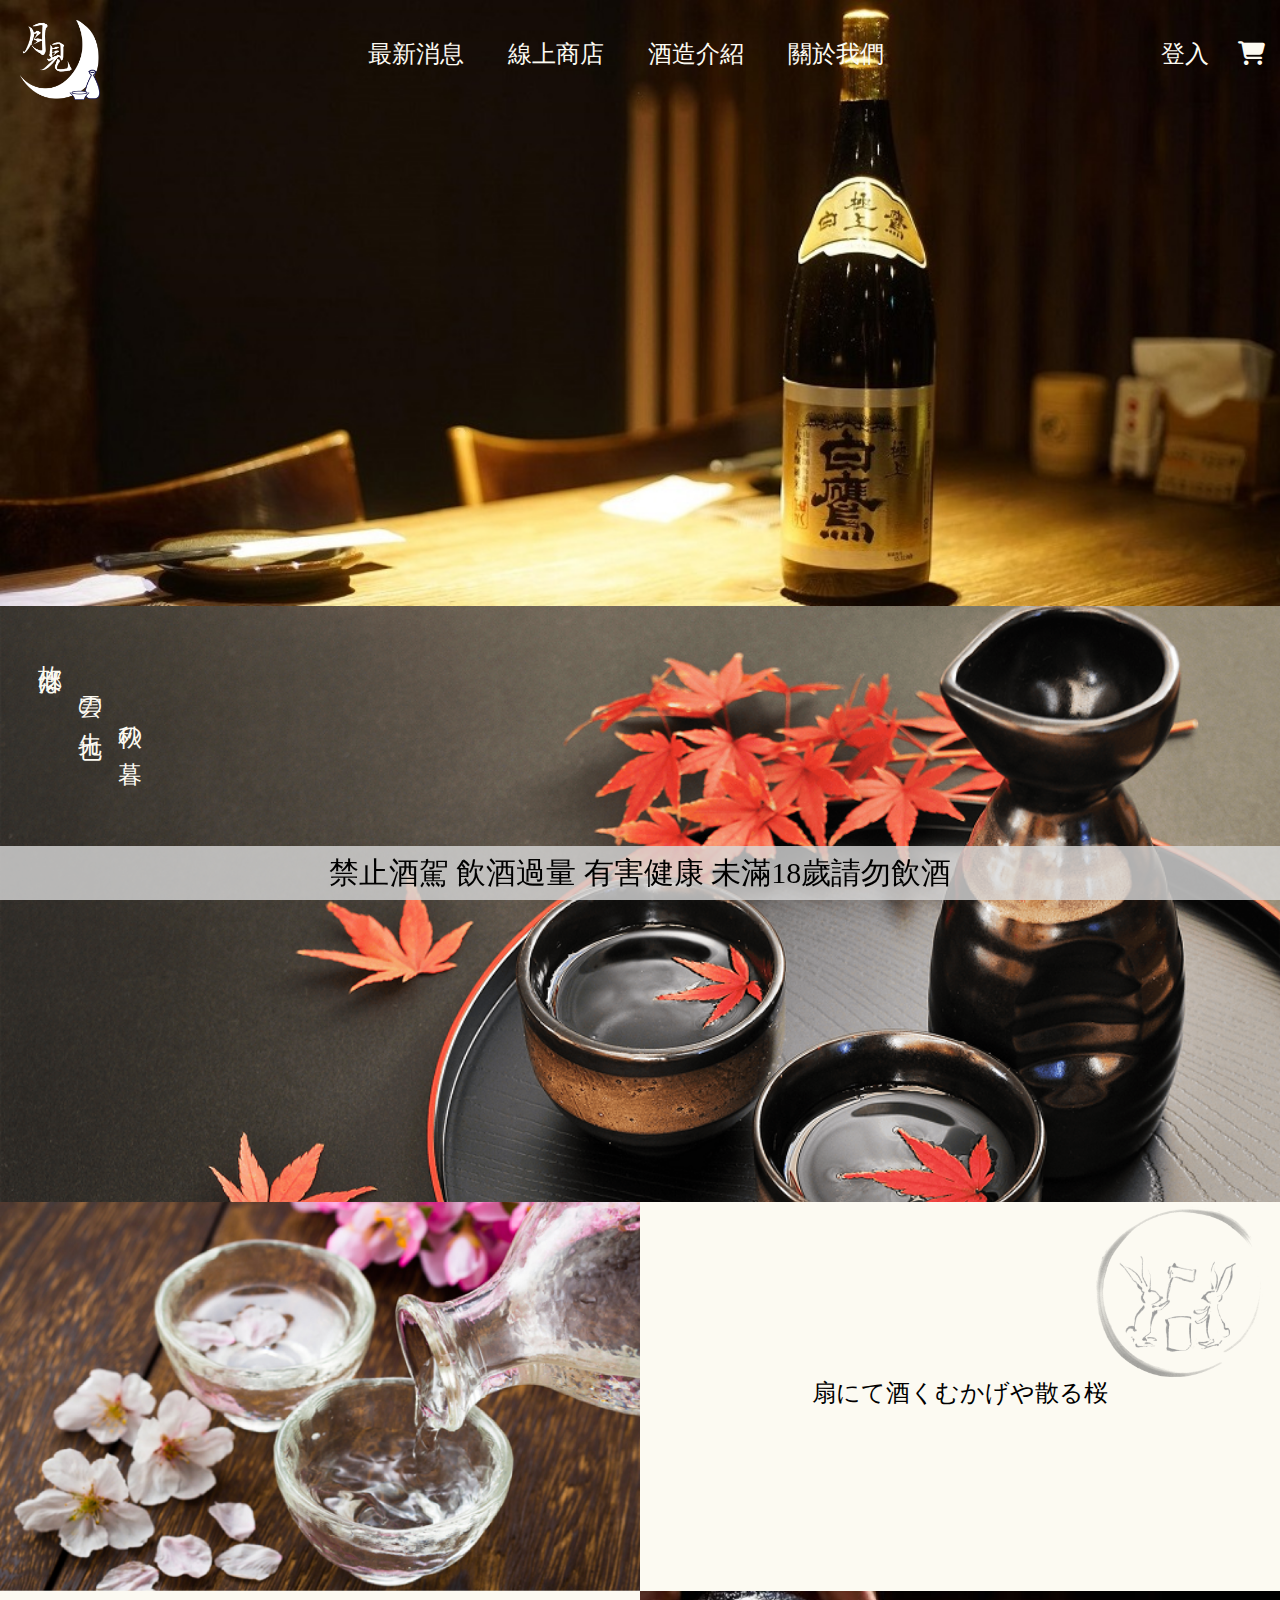
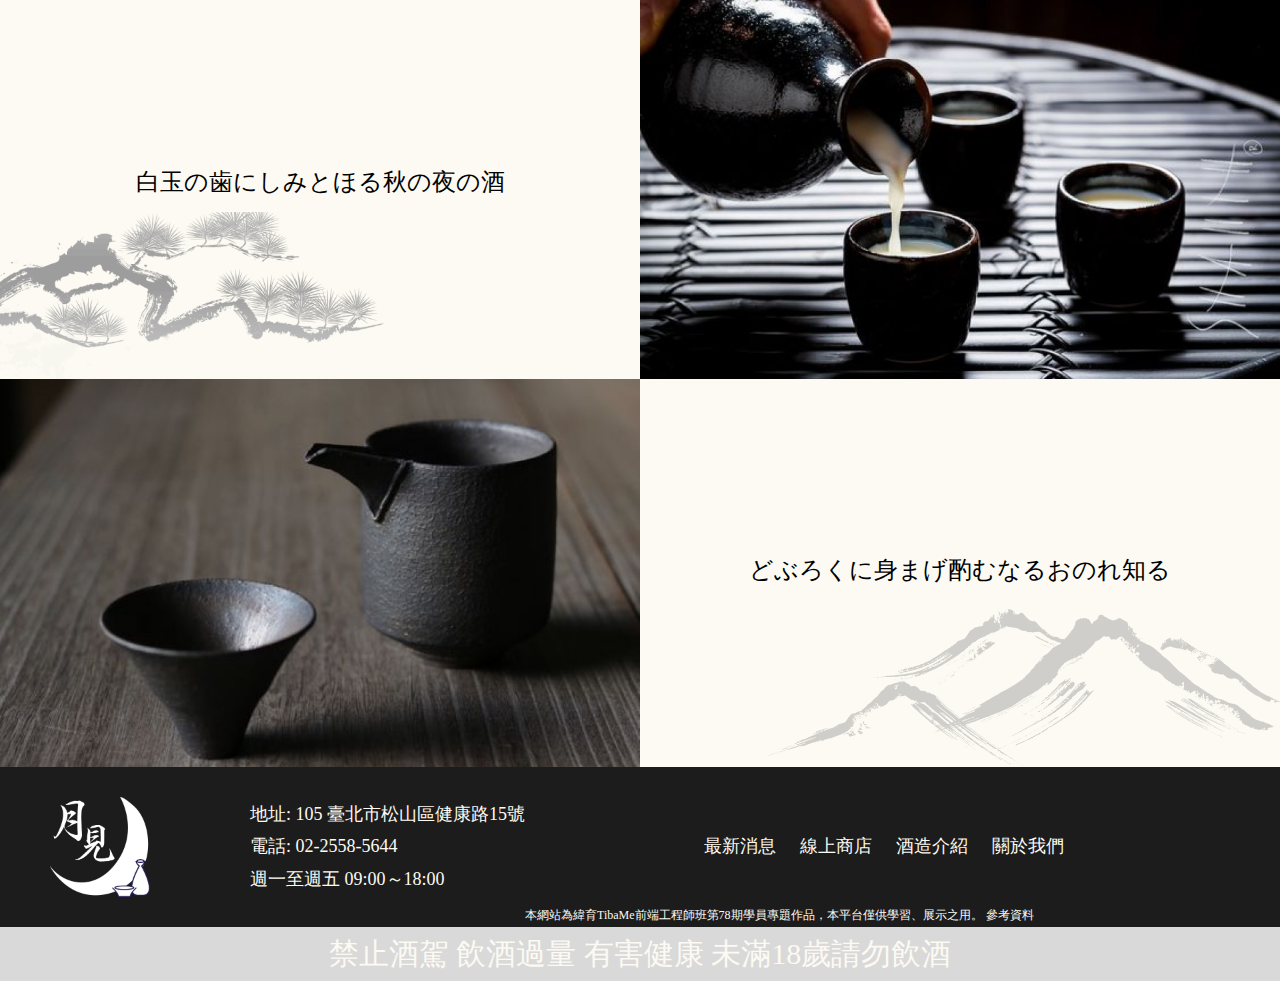
<file: index.html>
<!DOCTYPE html>
<html lang="en">
<head>
    <meta charset="UTF-8">
    <meta http-equiv="X-UA-Compatible" content="IE=edge">
    <meta name="viewport" content="width=device-width, initial-scale=1.0">
    <title>月見日本酒專門店</title>
    <link rel="stylesheet" href="https://cdnjs.cloudflare.com/ajax/libs/font-awesome/6.1.1/css/all.min.css">
    <link rel="stylesheet" href="./css/index.css">
</head>
<body>
    <div class="wrapper">
        <main>
            <nav>
                <div class="logo">
                    <img src="./img/home/logo2.png" alt="">
                </div>
                
                <div class="n0">
                    <div class="n1">
                        <a href="./news.html">最新消息</a>
                        <a href="./shop.html">線上商店</a>
                        <a href="./s-introduce.html">酒造介紹</a>
                        <a href="./about.html">關於我們</a>
                    </div>
                </div>

                <div class="login">
                    <a href="./login.html">登入</a>
                    <a href="./cart.html"><i class="fa-solid fa-cart-shopping"></i></a>
                </div>

                <div class="hum">
                    <a href="#" id="showMenu"><i class="fas fa-bars"></i></a>
                </div>

            </nav>

            <picture>
                <source srcset="./img/home/r1.jpg" media="(max-width:414px)">
                <img src="./img/home/center_bg.jpg" alt="">
            </picture>
        </main>

        <section>
            <div class="title">
                <h1>故郷は</h1>
                <h2>雲の先也</h2>
                <h3>秋の暮</h3>
            </div>
        </section>

        <article>
            <div class="m1">
                <img src="./img/home/pic1.png" alt="">
                <span>扇にて酒くむかげや散る桜</span>
            </div>
            <div class="m1">
                <span>白玉の歯にしみとほる秋の夜の酒</span>
                <img src="./img/home/pic2.png" alt="">
            </div>
            <div class="m1">
                <img src="./img/home/pic3.png" alt="">
                <span>どぶろくに身まげ酌むなるおのれ知る</span>
            </div>
        </article>

        <footer>
            <div class="lo2">
                <img src="./img/home/logo2.png" alt="">
            </div>

            <div class="add">
                <h3>
                    地址: 105 臺北市松山區健康路15號
                    <br>電話: 02-2558-5644
                    <br>週一至週五 09:00～18:00
                </h3>
            </div>

            <div class="n3">
                <p>
                    本網站為緯育TibaMe前端工程師班第78期學員專題作品，本平台僅供學習、展示之用。
                    <a href="https://docs.google.com/document/d/1ecVYumWczT8-3tI8R1Fu2CpRk-bO6hJc/edit">參考資料</a>
                </p>
            </div>

            <div class="n2">
                <a href="./news.html">最新消息</a>
                <a href="./shop.html">線上商店</a>
                <a href="./s-introduce.html">酒造介紹</a>
                <a href="./about.html">關於我們</a>
            </div>
        </footer>
        <div class="nt">
            <p>禁止酒駕 飲酒過量 有害健康 未滿18歲請勿飲酒</p>
        </div>
        <div class="notice">
            <p>禁止酒駕 飲酒過量 有害健康 未滿18歲請勿飲酒</p>
        </div>
    </div>
    <script src="https://cdnjs.cloudflare.com/ajax/libs/jquery/3.6.0/jquery.min.js"></script>
    <script src="./js/hf.js"></script>
</body>
</html>
</file>
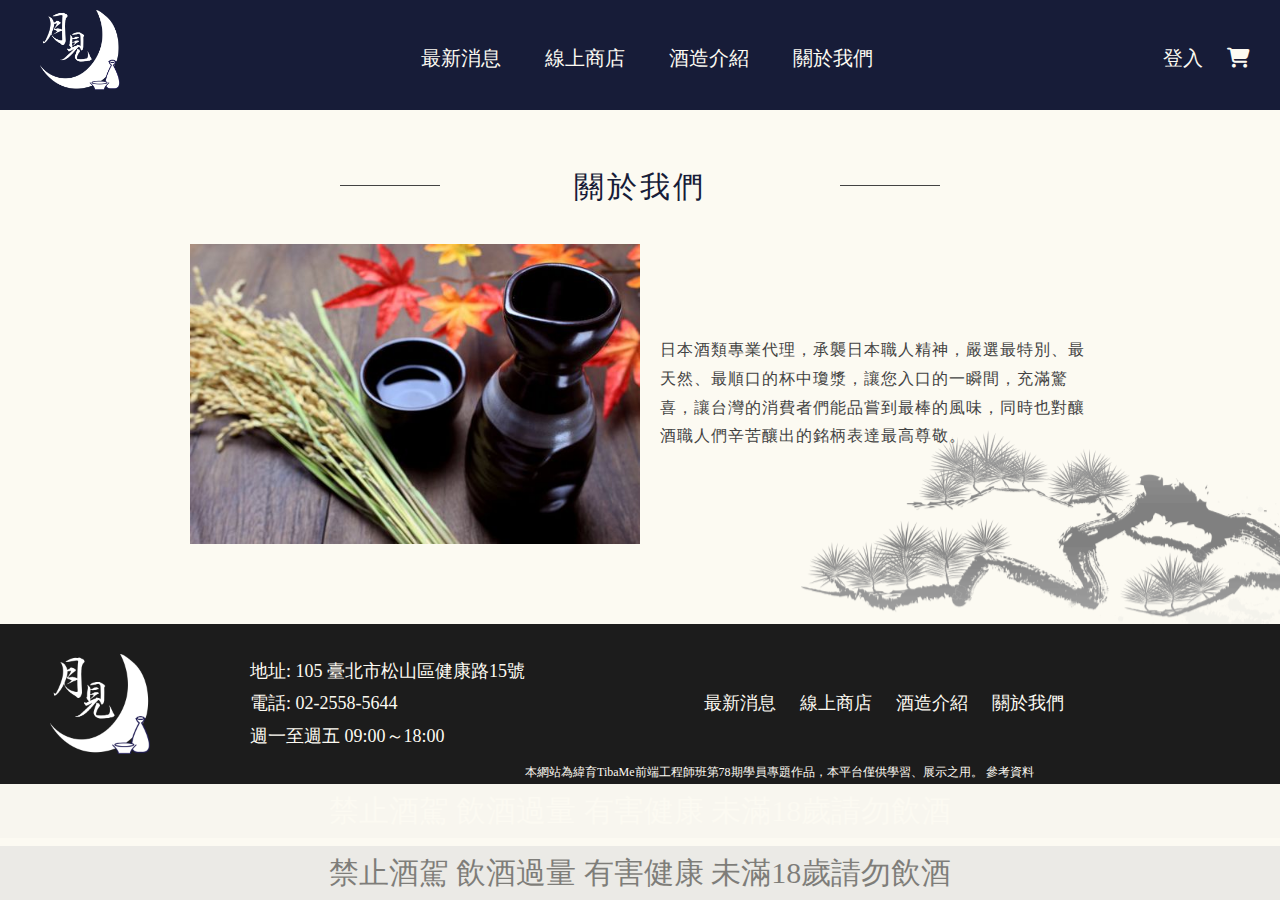
<file: about.html>
<!DOCTYPE html>
<html lang="en">
<head>
    <meta charset="UTF-8">
    <meta http-equiv="X-UA-Compatible" content="IE=edge">
    <meta name="viewport" content="width=device-width, initial-scale=1.0">
    <title>月見日本酒專門店</title>
    <link rel="stylesheet" href="https://cdnjs.cloudflare.com/ajax/libs/font-awesome/6.1.1/css/all.min.css">
    <link rel="stylesheet" href="./css/hf.css">
    <link rel="stylesheet" href="./css/about.css">
</head>
<body>
    <div class="wrapper">
        <!-- 頁首 -->
        <header>
            <nav>
                <div class="logo">
                    <a href="./index.html"><img src="./img/home/logo2.png" alt=""></a>
                </div>
                
                <div class="n0">
                    <div class="n1">
                        <a href="./news.html">最新消息</a>
                        <a href="./shop.html">線上商店</a>
                        <a href="./s-introduce.html">酒造介紹</a>
                        <a href="./about.html">關於我們</a>
                    </div>
                </div>

                <div class="login">
                    <a href="./login.html">登入</a>
                    <a href="./cart.html"><i class="fa-solid fa-cart-shopping"></i></a>
                </div>

                <div class="hum">
                    <a href="#" id="showMenu"><i class="fas fa-bars"></i></a>
                </div>

            </nav>
        </header>

        <main>
            <h1>關於我們</h1>
            <div class="a1">
                <img src="./img/about/1.jpg" alt="">
                <p>日本酒類專業代理，承襲日本職人精神，嚴選最特別、最天然、最順口的杯中瓊漿，讓您入口的一瞬間，充滿驚喜，讓台灣的消費者們能品嘗到最棒的風味，同時也對釀酒職人們辛苦釀出的銘柄表達最高尊敬。</p>
            </div>
        </main>

        <!-- 頁尾 -->
        <footer>
            <div class="lo2">
                <img src="./img/home/logo2.png" alt="">
            </div>

            <div class="add">
                <h3>
                    地址: 105 臺北市松山區健康路15號
                    <br>電話: 02-2558-5644
                    <br>週一至週五 09:00～18:00
                </h3>
            </div>

            <div class="n3">
                <p>
                    本網站為緯育TibaMe前端工程師班第78期學員專題作品，本平台僅供學習、展示之用。
                    <a href="https://docs.google.com/document/d/1ecVYumWczT8-3tI8R1Fu2CpRk-bO6hJc/edit">參考資料</a>
                </p>
            </div>

            <div class="n2">
                <a href="./news.html">最新消息</a>
                <a href="./shop.html">線上商店</a>
                <a href="./s-introduce.html">酒造介紹</a>
                <a href="./about.html">關於我們</a>
            </div>
        </footer>
        <div class="nt">
            <p>禁止酒駕 飲酒過量 有害健康 未滿18歲請勿飲酒</p>
        </div>
        <div class="notice">
            <p>禁止酒駕 飲酒過量 有害健康 未滿18歲請勿飲酒</p>
        </div>
    </div>
    
    <script src="./js/hf.js"></script>
</body>
</html>
</file>
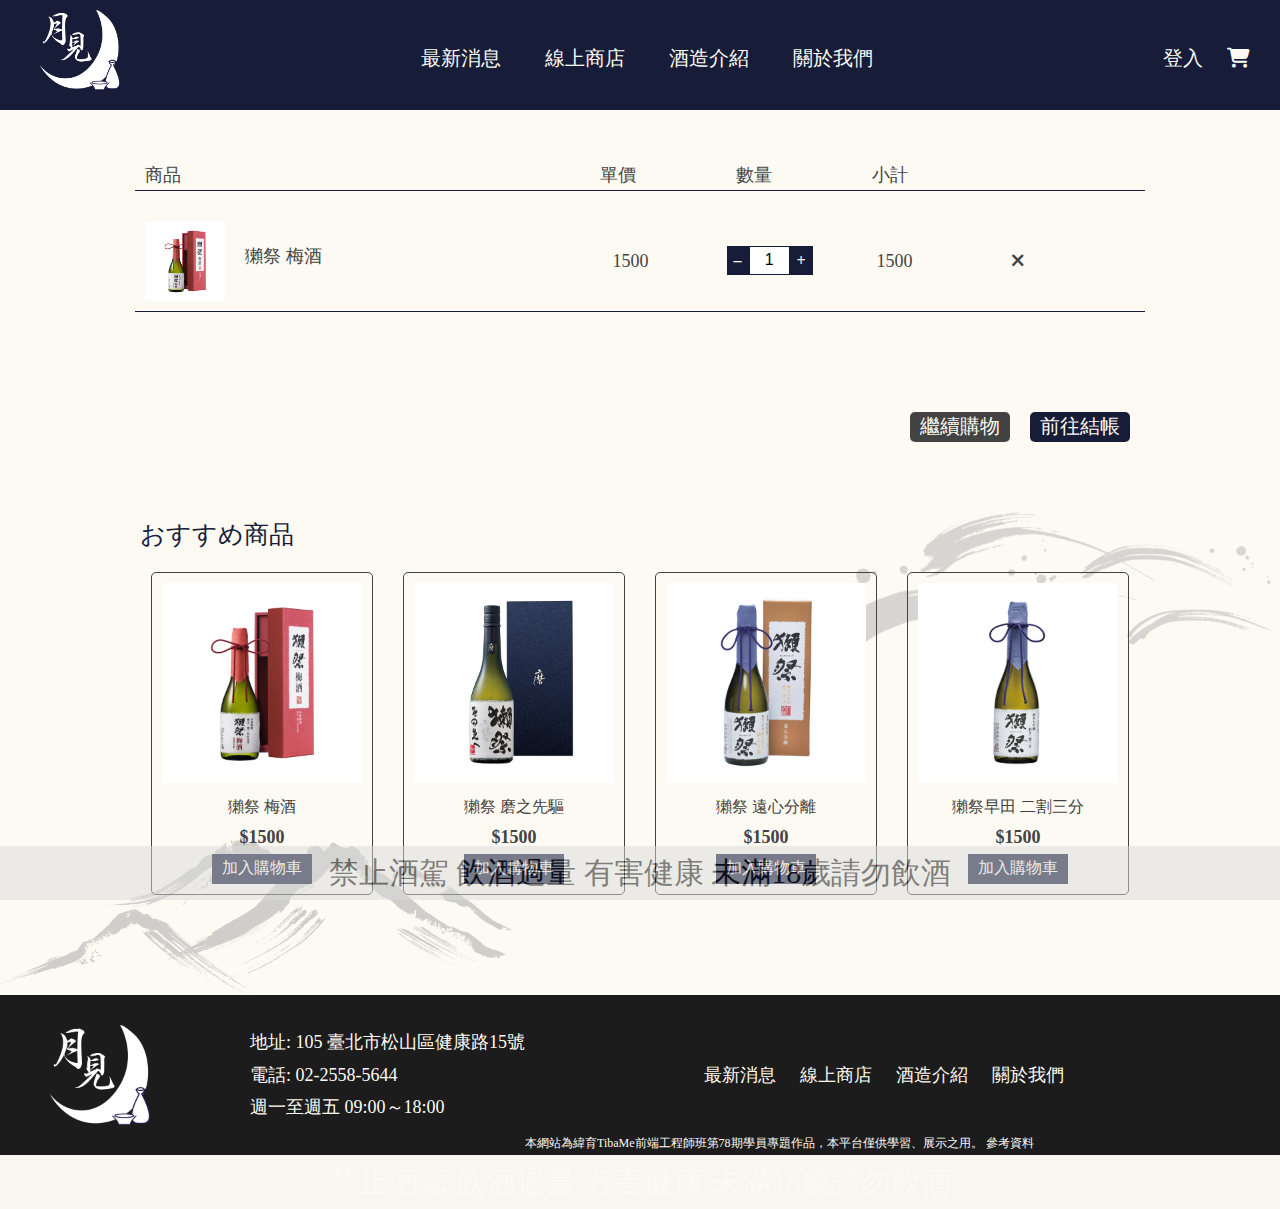
<file: cart.html>
<!DOCTYPE html>
<html lang="en">
<head>
    <meta charset="UTF-8">
    <meta http-equiv="X-UA-Compatible" content="IE=edge">
    <meta name="viewport" content="width=device-width, initial-scale=1.0">
    <title>月見日本酒專門店</title>
    <link rel="stylesheet" href="https://cdnjs.cloudflare.com/ajax/libs/font-awesome/6.1.1/css/all.min.css">
    <link rel="stylesheet" href="./css/hf.css">
    <link rel="stylesheet" href="./css/cart.css">
</head>
<body>
    <div class="wrapper">
        <header>
            <nav>
                <div class="logo">
                    <a href="./index.html"><img src="./img/home/logo2.png" alt=""></a>
                </div>
                
                <div class="n0">
                    <div class="n1">
                        <a href="./news.html">最新消息</a>
                        <a href="./shop.html">線上商店</a>
                        <a href="./s-introduce.html">酒造介紹</a>
                        <a href="./about.html">關於我們</a>
                    </div>
                </div>

                <div class="login">
                    <a href="./login.html">登入</a>
                    <a href="./cart.html"><i class="fa-solid fa-cart-shopping"></i></a>
                </div>

                <div class="hum">
                    <a href="#" id="showMenu"><i class="fas fa-bars"></i></a>
                </div>
            </nav>
        </header>

        <main>
            <div class="container">
                <div class="item_header">
                    <div class="item_detail">商品</div>
                    <div class="price">單價</div>
                    <div class="count">數量</div> 
                    <div class="amount">小計</div>
                    <div class="operate"></div>
                </div>

                <div class="item_header item_body">
                    <div class="item_detail">
                        <img src="./img/shop/goods1.jpg" alt="">
                        <div class="name">獺祭 梅酒</div>
                    </div>

                    <div class="price"><span>1500</span></div>

                    <div class="count">
                        <div class="btn1">
                            <span class="subtract" id="subtract">–</span>
                        </div>
    
                        <input type="text" class="input_num" id="input_num" value="1">
    
                        <div class="btn2">
                            <span class="plus" id="plus">+</span>
                        </div>
                    </div> 

                    <div class="amount">1500</div>

                    <div class="operate">
                        <i class="fa-solid fa-xmark"></i>
                    </div>
                </div>
            </div>
        </main>

        <article>
            <input type="button" value="繼續購物" onclick="location.href = './shop.html'">
            <input type="button" value="前往結帳" onclick="location.href = './pay.html'">
        </article>





        <section>
            <h2>おすすめ商品</h2>
            <div class="recommend">
                <div class="goods">
                    <a href="#">
                        <img src="./img/shop/goods1.jpg" alt="">
                    </a>
                    <p><a href="#">獺祭 梅酒</a></p>
                    <div class="price">
                        <p class="normal">$1500</p>
                        <input type="submit" value="加入購物車">
                    </div>
                </div>

                <div class="goods">
                    <a href="#">
                        <img src="./img/shop/goods2.jpg" alt="">
                    </a>
                    <p><a href="#">獺祭 磨之先驅</a></p>
                    <div class="price">
                        <p class="normal">$1500</p>
                        <input type="submit" value="加入購物車">
                    </div>
                </div>

                <div class="goods">
                    <a href="#">
                        <img src="./img/shop/goods3.jpg" alt="">
                    </a>
                    <p><a href="#">獺祭 遠心分離</a></p>
                    <div class="price">
                        <p class="normal">$1500</p>
                        <input type="submit" value="加入購物車">
                    </div>
                </div>
    
                <div class="goods">
                    <a href="#">
                        <img src="./img/shop/goods4.jpg" alt="">
                    </a>
                    <p><a href="#">獺祭早田 二割三分</a></p>
                    <div class="price">
                        <p class="normal">$1500</p>
                        <input type="submit" value="加入購物車">
                    </div>
                </div>
            </div>
        </section>

        <footer>
            <div class="lo2">
                <img src="./img/home/logo2.png" alt="">
            </div>

            <div class="add">
                <h3>
                    地址: 105 臺北市松山區健康路15號
                    <br>電話: 02-2558-5644
                    <br>週一至週五 09:00～18:00
                </h3>
            </div>

            <div class="n3">
                <p>
                    本網站為緯育TibaMe前端工程師班第78期學員專題作品，本平台僅供學習、展示之用。
                    <a href="https://docs.google.com/document/d/1ecVYumWczT8-3tI8R1Fu2CpRk-bO6hJc/edit">參考資料</a>
                </p>
            </div>

            <div class="n2">
                <a href="./news.html">最新消息</a>
                <a href="./shop.html">線上商店</a>
                <a href="./s-introduce.html">酒造介紹</a>
                <a href="./about.html">關於我們</a>
            </div>
        </footer>
        <div class="nt">
            <p>禁止酒駕 飲酒過量 有害健康 未滿18歲請勿飲酒</p>
        </div>
        <div class="notice">
            <p>禁止酒駕 飲酒過量 有害健康 未滿18歲請勿飲酒</p>
        </div>

    </div>

    <script src="./js/hf.js"></script>
    <script src="./js/quantity.js"></script>
</body>
</html>
</file>
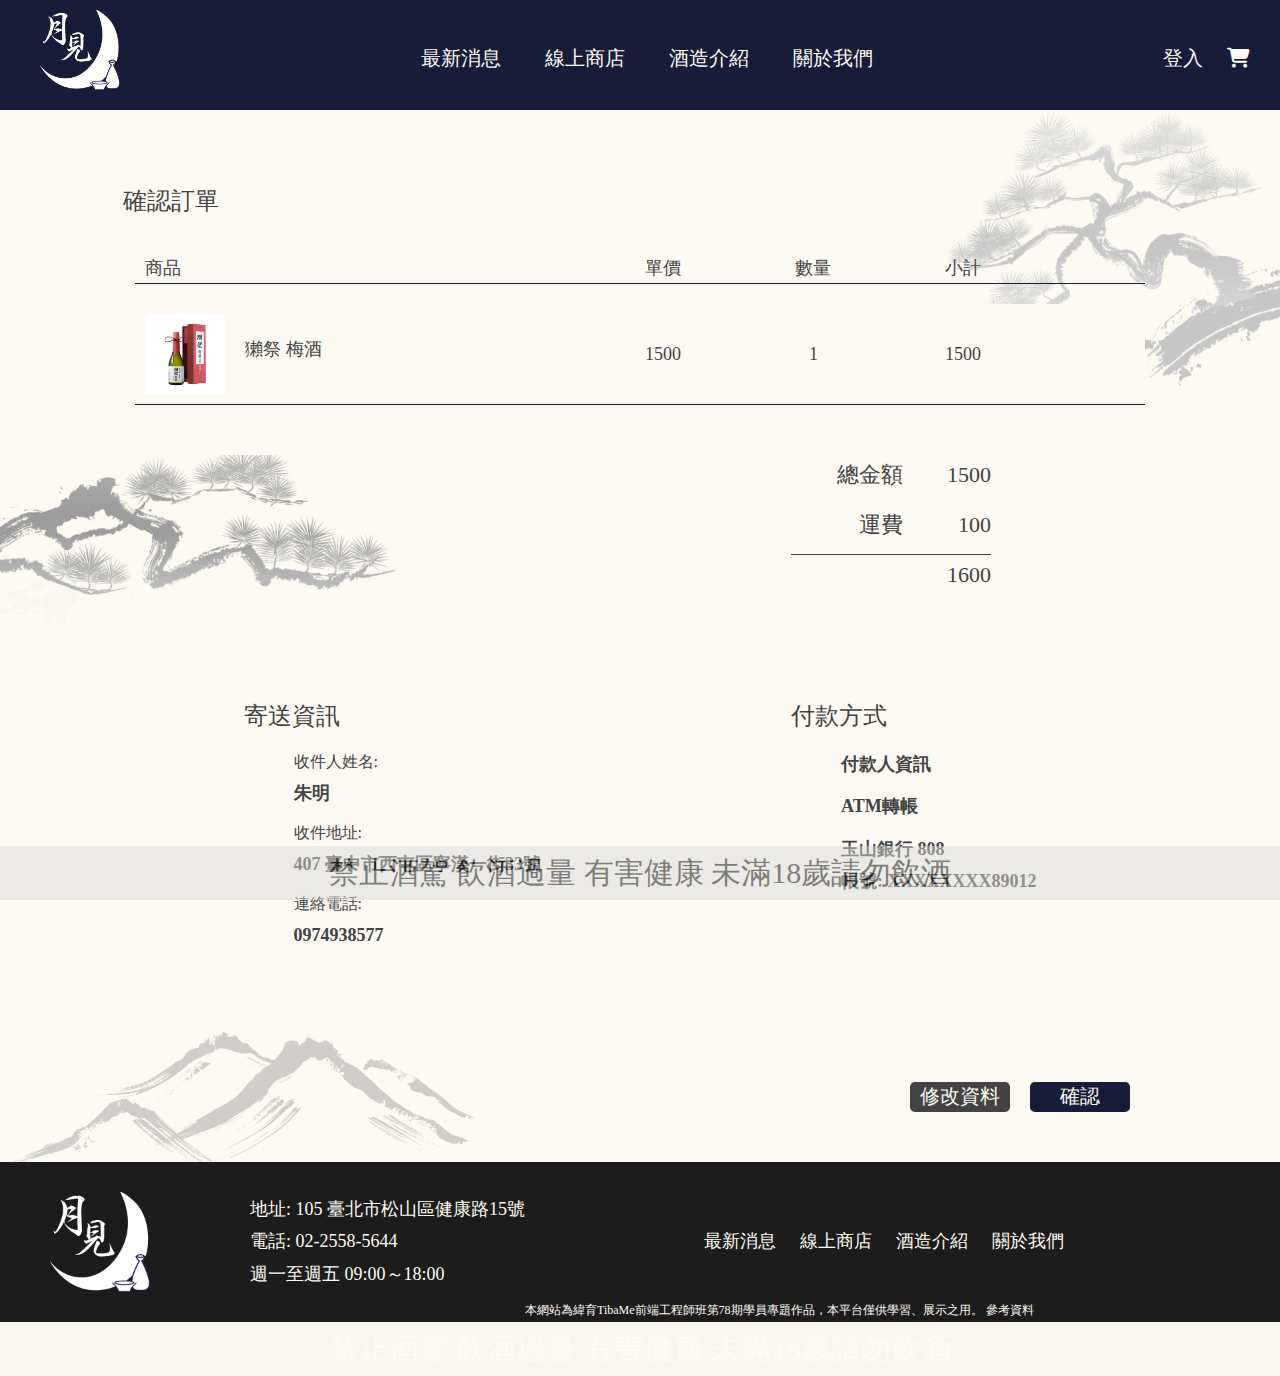
<file: check.html>
<!DOCTYPE html>
<html lang="en">
<head>
    <meta charset="UTF-8">
    <meta http-equiv="X-UA-Compatible" content="IE=edge">
    <meta name="viewport" content="width=device-width, initial-scale=1.0">
    <title>月見日本酒專門店</title>
    <link rel="stylesheet" href="https://cdnjs.cloudflare.com/ajax/libs/font-awesome/6.1.1/css/all.min.css">
    <link rel="stylesheet" href="./css/hf.css">
    <link rel="stylesheet" href="./css/check.css">
</head>
<body>
    <div class="wrapper">
        <header>
            <nav>
                <div class="logo">
                    <a href="./index.html"><img src="./img/home/logo2.png" alt=""></a>
                </div>
                
                <div class="n0">
                    <div class="n1">
                        <a href="./news.html">最新消息</a>
                        <a href="./shop.html">線上商店</a>
                        <a href="./s-introduce.html">酒造介紹</a>
                        <a href="./about.html">關於我們</a>
                    </div>
                </div>

                <div class="login">
                    <a href="./login.html">登入</a>
                    <a href="./cart.html"><i class="fa-solid fa-cart-shopping"></i></a>
                </div>

                <div class="hum">
                    <a href="#" id="showMenu"><i class="fas fa-bars"></i></a>
                </div>
            </nav>
        </header>

        <main>
            <h1>確認訂單</h1>

            <div class="container">
                <div class="item_header">
                    <div class="item_detail">商品</div>
                    <div class="price">單價</div>
                    <div class="count">數量</div> 
                    <div class="amount">小計</div>
                </div>

                <div class="item_header item_body">
                    <div class="item_detail">
                        <img src="./img/shop/goods1.jpg" alt="">
                        <div class="name">獺祭 梅酒</div>
                    </div>

                    <div class="price"><span>1500</span></div>

                    <div class="count"><span>1</span></div> 

                    <div class="amount">1500</div>
                </div>
            </div>
        </main>

        <!-- 總金額 -->
        <div class="total">
            <div class="t1">
                <h3>總金額</h3>&nbsp&nbsp&nbsp&nbsp&nbsp&nbsp&nbsp&nbsp
                <span>1500</span>
            </div>
            <div class="freight">
                <h3>運費</h3>&nbsp&nbsp&nbsp&nbsp&nbsp&nbsp&nbsp&nbsp&nbsp&nbsp
                <span>100</span>
            </div>
            <div class="t2"><span>1600</span></div>
        </div>

        <!-- 資訊 -->
        <section>
            <div class="send">
                <h2>寄送資訊</h2>
                <ul>
                    <ul>
                        <li>
                            <p>收件人姓名: </p>
                            <span>朱明</span>
                        </li>

                        <li>
                            <p>收件地址: </p>
                            <span>407 臺中市西屯區寧漢一街33號</span>
                        </li>
                        
                        <li>
                            <p>連絡電話: </p>
                            <span>0974938577</span>
                        </li>
                    </ul>
                </ul>
            </div>

            <div class="pm">
                <h2>付款方式</h2>
                <ul>
                    <li><span>付款人資訊</span>
                    </li>
                    <li><span>ATM轉帳</span></li>
                    <li><span>玉山銀行 808<br>帳號: XXXXXXXX89012</span></li>
                </ul>
            </div>
        </section>


        <!-- 確認取消 -->
        <article>
            <input type="submit" value="修改資料" onclick="location.href = './pay.html'">
            <input type="submit" value="確認" onclick="location.href = './success.html'">
        </article>


        <!-- 頁尾 -->
        <footer>
            <div class="lo2">
                <img src="./img/home/logo2.png" alt="">
            </div>

            <div class="add">
                <h3>
                    地址: 105 臺北市松山區健康路15號
                    <br>電話: 02-2558-5644
                    <br>週一至週五 09:00～18:00
                </h3>
            </div>

            <div class="n3">
                <p>
                    本網站為緯育TibaMe前端工程師班第78期學員專題作品，本平台僅供學習、展示之用。
                    <a href="https://docs.google.com/document/d/1ecVYumWczT8-3tI8R1Fu2CpRk-bO6hJc/edit">參考資料</a>
                </p>
            </div>

            <div class="n2">
                <a href="./news.html">最新消息</a>
                <a href="./shop.html">線上商店</a>
                <a href="./s-introduce.html">酒造介紹</a>
                <a href="./about.html">關於我們</a>
            </div>
        </footer>
        <div class="nt">
            <p>禁止酒駕 飲酒過量 有害健康 未滿18歲請勿飲酒</p>
        </div>
        <div class="notice">
            <p>禁止酒駕 飲酒過量 有害健康 未滿18歲請勿飲酒</p>
        </div>

    </div>
    <script src="./js/hf.js"></script>
</body>
</html>
</file>
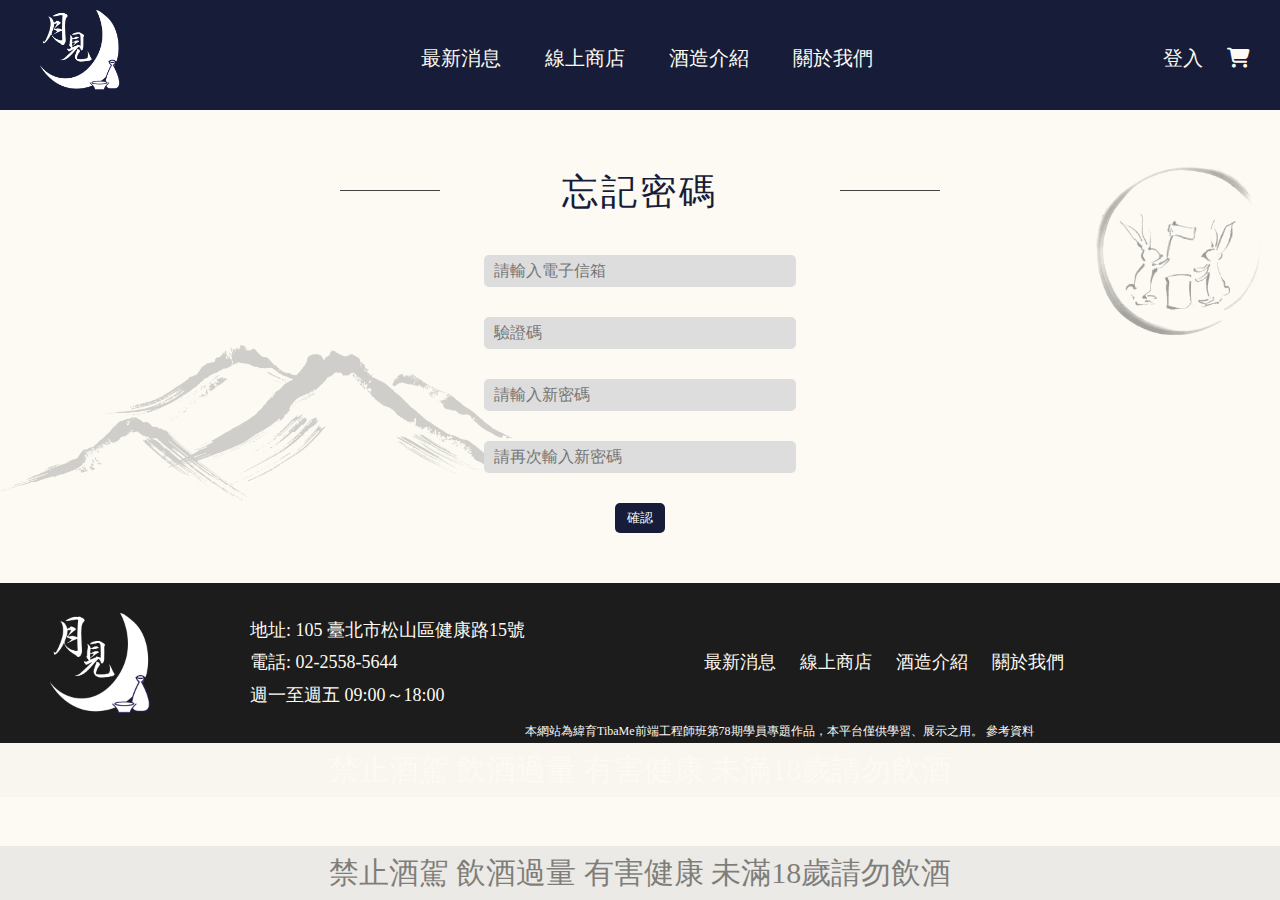
<file: forgot.html>
<!DOCTYPE html>
<html lang="en">
<head>
    <meta charset="UTF-8">
    <meta http-equiv="X-UA-Compatible" content="IE=edge">
    <meta name="viewport" content="width=device-width, initial-scale=1.0">
    <title>月見日本酒專門店</title>
    <link rel="stylesheet" href="https://cdnjs.cloudflare.com/ajax/libs/font-awesome/6.1.1/css/all.min.css">
    <link rel="stylesheet" href="./css/hf.css">
    <link rel="stylesheet" href="./css/forgot.css">
</head>
<body>
    <div class="wrapper">
        <header>
            <nav>
                <div class="logo">
                    <a href="./index.html"><img src="./img/home/logo2.png" alt=""></a>
                </div>
                
                <div class="n0">
                    <div class="n1">
                        <a href="./news.html">最新消息</a>
                        <a href="./shop.html">線上商店</a>
                        <a href="./s-introduce.html">酒造介紹</a>
                        <a href="./about.html">關於我們</a>
                    </div>
                </div>

                <div class="login">
                    <a href="./login.html">登入</a>
                    <a href="./cart.html"><i class="fa-solid fa-cart-shopping"></i></a>
                </div>

                <div class="hum">
                    <a href="#" id="showMenu"><i class="fas fa-bars"></i></a>
                </div>
            </nav>
        </header>

        <main>
            <h1>忘記密碼</h1>
            <form action="">
                <div class="p1">
                    <input type="text" placeholder="請輸入電子信箱">
                    <input type="text" placeholder="驗證碼">
                    <input type="text" placeholder="請輸入新密碼">
                    <input type="text" placeholder="請再次輸入新密碼">
                </div>
            </form>
        </main>

        <div class="btn">
            <input type="submit" value="確認">
        </div>

        <footer>
            <div class="lo2">
                <img src="./img/home/logo2.png" alt="">
            </div>

            <div class="add">
                <h3>
                    地址: 105 臺北市松山區健康路15號
                    <br>電話: 02-2558-5644
                    <br>週一至週五 09:00～18:00
                </h3>
            </div>

            <div class="n3">
                <p>
                    本網站為緯育TibaMe前端工程師班第78期學員專題作品，本平台僅供學習、展示之用。
                    <a href="https://docs.google.com/document/d/1ecVYumWczT8-3tI8R1Fu2CpRk-bO6hJc/edit">參考資料</a>
                </p>
            </div>

            <div class="n2">
                <a href="./news.html">最新消息</a>
                <a href="./shop.html">線上商店</a>
                <a href="./s-introduce.html">酒造介紹</a>
                <a href="./about.html">關於我們</a>
            </div>
        </footer>
        <div class="nt">
            <p>禁止酒駕 飲酒過量 有害健康 未滿18歲請勿飲酒</p>
        </div>
        <div class="notice">
            <p>禁止酒駕 飲酒過量 有害健康 未滿18歲請勿飲酒</p>
        </div>
    </div>
    
    <script src="./js/hf.js"></script>
</body>
</html>
</file>
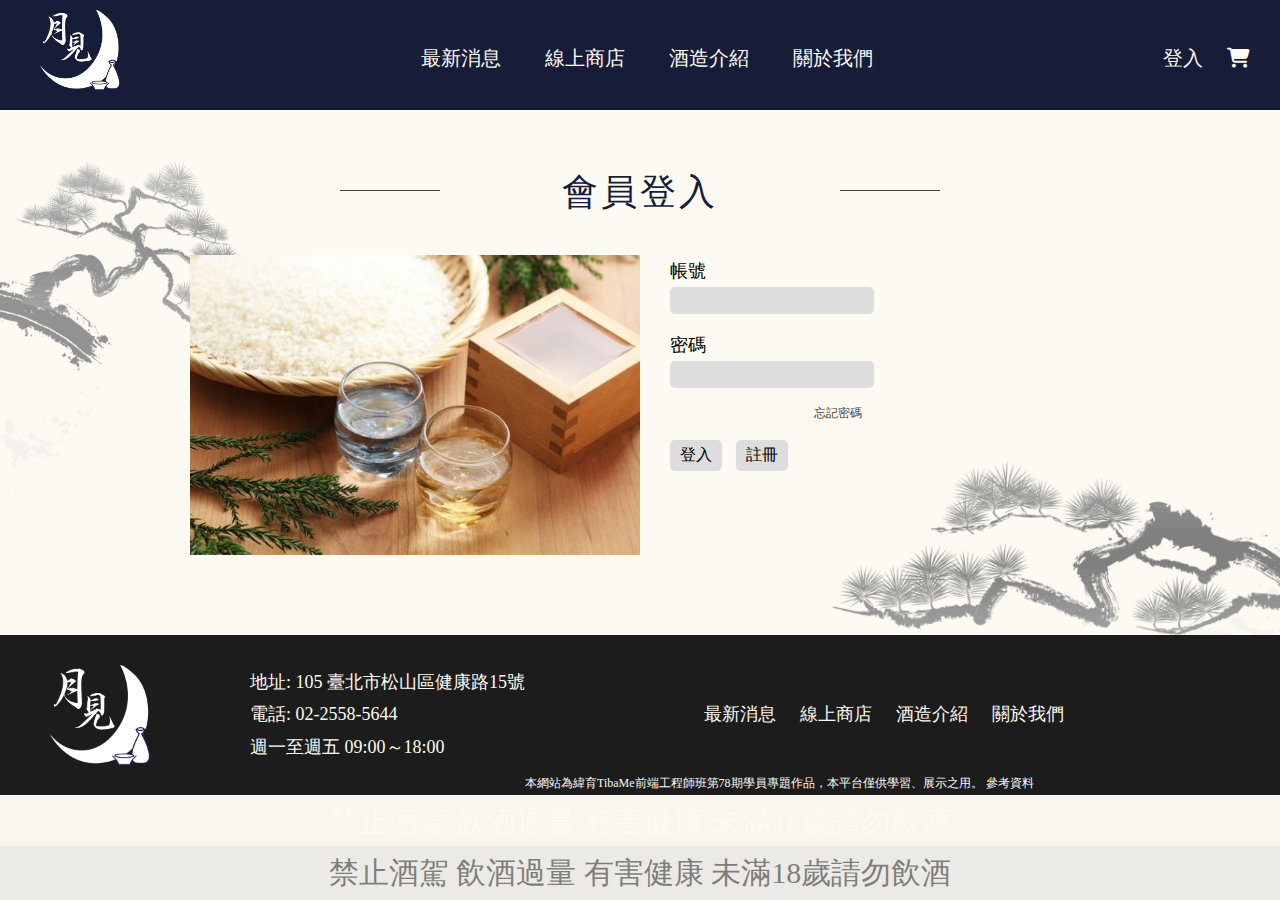
<file: login.html>
<!DOCTYPE html>
<html lang="en">
<head>
    <meta charset="UTF-8">
    <meta http-equiv="X-UA-Compatible" content="IE=edge">
    <meta name="viewport" content="width=device-width, initial-scale=1.0">
    <title>月見日本酒專門店</title>
    <link rel="stylesheet" href="https://cdnjs.cloudflare.com/ajax/libs/font-awesome/6.1.1/css/all.min.css">
    <link rel="stylesheet" href="./css/hf.css">
    <link rel="stylesheet" href="./css/login.css">
</head>
<body>
    <div class="wrapper">
        <header>
            <nav>
                <div class="logo">
                    <a href="./index.html"><img src="./img/home/logo2.png" alt=""></a>
                </div>
                
                <div class="n0">
                    <div class="n1">
                        <a href="./news.html">最新消息</a>
                        <a href="./shop.html">線上商店</a>
                        <a href="./s-introduce.html">酒造介紹</a>
                        <a href="./about.html">關於我們</a>
                    </div>
                </div>

                <div class="login">
                    <a href="./login.html">登入</a>
                    <a href="./cart.html"><i class="fa-solid fa-cart-shopping"></i></a>
                </div>

                <div class="hum">
                    <a href="#" id="showMenu"><i class="fas fa-bars"></i></a>
                </div>
                
            </nav>
        </header>

        <main>
            <h1>會員登入</h1>
            <section>
                <img src="./img/log/mbg.jpg" alt="">

                <div class="in">
                    <form action="">
                        <h3>帳號</h3><input class="acc" type="text">
                        <h3>密碼</h3><input class="acc" type="text">
                        <div class="f1">
                            <a href="./forgot.html" value="">忘記密碼</a> 
                        </div>
                        <div class="btn">
                            <input class="btn1" type="button" value="登入" onclick="location.href = './index.html'">
                            <input class="btn1" type="button" value="註冊" onclick="location.href = './register.html'">
                        </div>
                    </form>
                </div>
            </section>
        </main>

        <footer>
            <div class="lo2">
                <img src="./img/home/logo2.png" alt="">
            </div>

            <div class="add">
                <h3>
                    地址: 105 臺北市松山區健康路15號
                    <br>電話: 02-2558-5644
                    <br>週一至週五 09:00～18:00
                </h3>
            </div>

            <div class="n3">
                <p>
                    本網站為緯育TibaMe前端工程師班第78期學員專題作品，本平台僅供學習、展示之用。
                    <a href="https://docs.google.com/document/d/1ecVYumWczT8-3tI8R1Fu2CpRk-bO6hJc/edit">參考資料</a>
                </p>
            </div>

            <div class="n2">
                <a href="./news.html">最新消息</a>
                <a href="./shop.html">線上商店</a>
                <a href="./s-introduce.html">酒造介紹</a>
                <a href="./about.html">關於我們</a>
            </div>
        </footer>
        <div class="nt">
            <p>禁止酒駕 飲酒過量 有害健康 未滿18歲請勿飲酒</p>
        </div>
        <div class="notice">
            <p>禁止酒駕 飲酒過量 有害健康 未滿18歲請勿飲酒</p>
        </div>
    </div>
    
    <script src="./js/hf.js"></script>
</body>
</html>
</file>
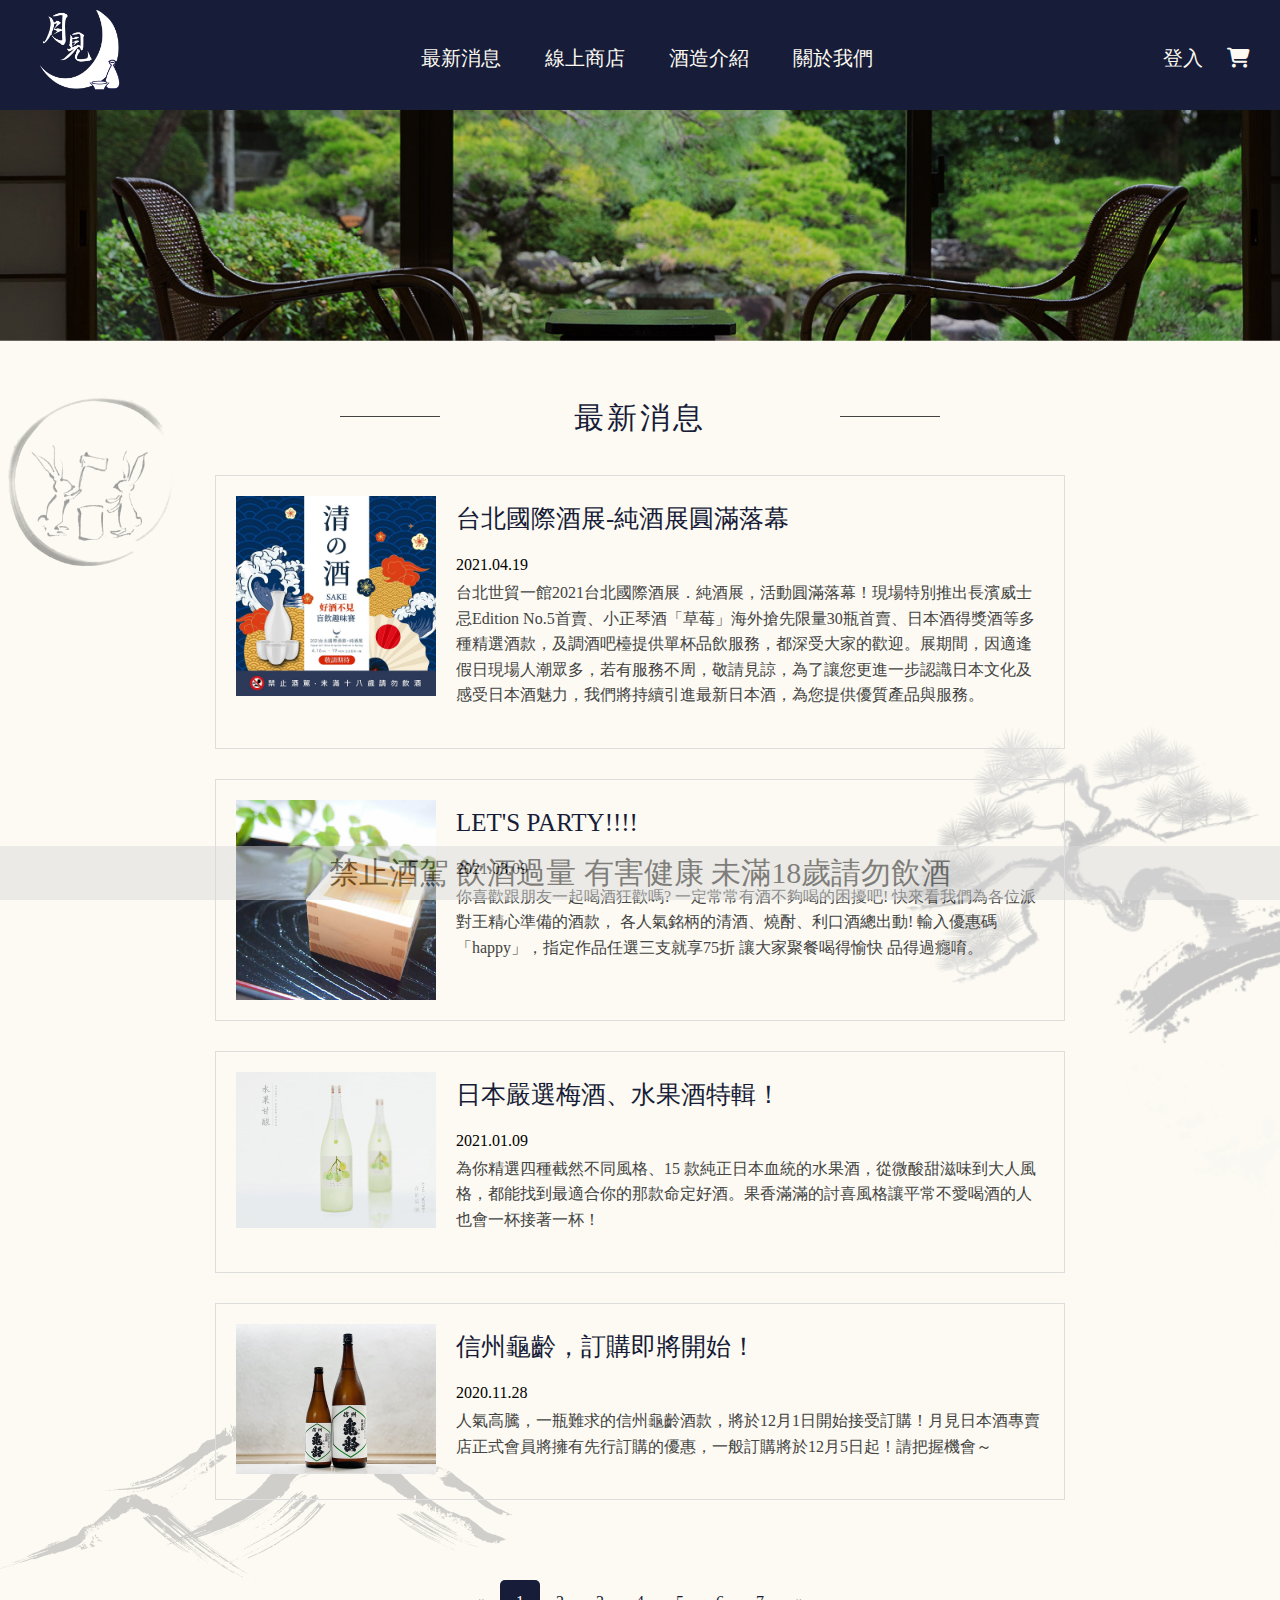
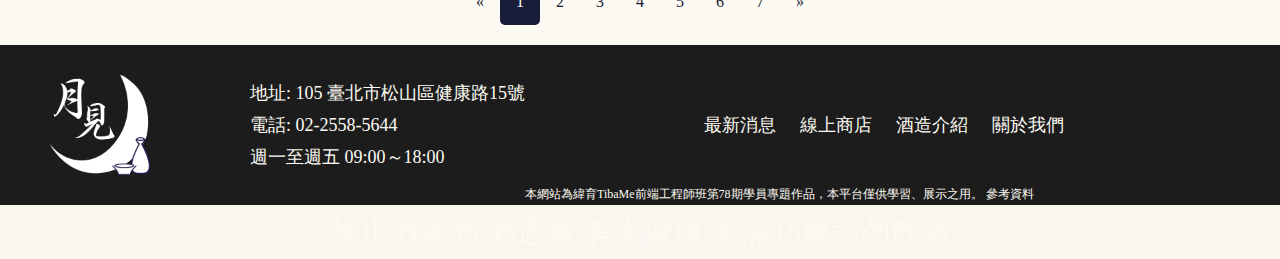
<file: news.html>
<!DOCTYPE html>
<html lang="en">
<head>
    <meta charset="UTF-8">
    <meta http-equiv="X-UA-Compatible" content="IE=edge">
    <meta name="viewport" content="width=device-width, initial-scale=1.0">
    <title>月見日本酒專門店</title>
    <link rel="stylesheet" href="https://cdnjs.cloudflare.com/ajax/libs/font-awesome/6.1.1/css/all.min.css">
    <link rel="stylesheet" href="./css/news.css">
    <link rel="stylesheet" href="./css/hf.css">
</head>
<body>
    <div class="wrapper">
        <header>
            <nav>
                <div class="logo">
                    <a href="./index.html"><img src="./img/home/logo2.png" alt=""></a>
                </div>
                
                <div class="n0">
                    <div class="n1">
                        <a href="./news.html">最新消息</a>
                        <a href="./shop.html">線上商店</a>
                        <a href="./s-introduce.html">酒造介紹</a>
                        <a href="./about.html">關於我們</a>
                    </div>
                </div>

                <div class="login">
                    <a href="./login.html">登入</a>
                    <a href="./cart.html"><i class="fa-solid fa-cart-shopping"></i></a>
                </div>

                <div class="hum">
                    <a href="#" id="showMenu"><i class="fas fa-bars"></i></a>
                </div>
            </nav>
        </header>

        <section>
            <img src="./img/news/top.png" alt="">
        </section>

        <main>
            <h1>最新消息</h1>
            <div class="box transition">
                <img src="./img/news/n1.jfif" alt="">
                <h2>台北國際酒展-純酒展圓滿落幕</h2>
                <h3>2021.04.19</h3>
                <p>台北世貿一館2021台北國際酒展．純酒展，活動圓滿落幕！現場特別推出長濱威士忌Edition No.5首賣、小正琴酒「草莓」海外搶先限量30瓶首賣、日本酒得獎酒等多種精選酒款，及調酒吧檯提供單杯品飲服務，都深受大家的歡迎。展期間，因適逢假日現場人潮眾多，若有服務不周，敬請見諒，為了讓您更進一步認識日本文化及感受日本酒魅力，我們將持續引進最新日本酒，為您提供優質產品與服務。</p>
            </div>

            <div class="box transition">
                <img src="./img/news/n2.jpg" alt="">
                <h2>LET'S PARTY!!!!</h2>
                <h3>2021.03.09</h3>
                <p>你喜歡跟朋友一起喝酒狂歡嗎?
                    一定常常有酒不夠喝的困擾吧!
                    快來看我們為各位派對王精心準備的酒款，
                    各人氣銘柄的清酒、燒酎、利口酒總出動!
                    輸入優惠碼「happy」，指定作品任選三支就享75折
                    讓大家聚餐喝得愉快 品得過癮唷。</p>
            </div>

            <div class="box transition">
                <img src="./img/news/n3.jpg" alt="">
                <h2>日本嚴選梅酒、水果酒特輯！</h2>
                <h3>2021.01.09</h3>
                <p>為你精選四種截然不同風格、15 款純正日本血統的水果酒，從微酸甜滋味到大人風格，都能找到最適合你的那款命定好酒。果香滿滿的討喜風格讓平常不愛喝酒的人也會一杯接著一杯！</p>
            </div>

            <div class="box transition">
                <img src="./img/news/n4.jpg" alt="">
                <h2>信州龜齡，訂購即將開始！</h2>
                <h3>2020.11.28</h3>
                <p>人氣高騰，一瓶難求的信州龜齡酒款，將於12月1日開始接受訂購！月見日本酒專賣店正式會員將擁有先行訂購的優惠，一般訂購將於12月5日起！請把握機會～</p>
            </div>

        </main>

        <ul class="page">
            <li><a href="#">«</a></li>
            <li><a class="active" href="#">1</a></li>
            <li><a href="#">2</a></li>
            <li><a href="#">3</a></li>
            <li><a href="#">4</a></li>
            <li><a href="#">5</a></li>
            <li><a href="#">6</a></li>
            <li><a href="#">7</a></li>
            <li><a href="#">»</a></li>
        </ul>

        <footer>
            <div class="lo2">
                <img src="./img/home/logo2.png" alt="">
            </div>

            <div class="add">
                <h3>
                    地址: 105 臺北市松山區健康路15號
                    <br>電話: 02-2558-5644
                    <br>週一至週五 09:00～18:00
                </h3>
            </div>

            <div class="n3">
                <p>
                    本網站為緯育TibaMe前端工程師班第78期學員專題作品，本平台僅供學習、展示之用。
                    <a href="https://docs.google.com/document/d/1ecVYumWczT8-3tI8R1Fu2CpRk-bO6hJc/edit">參考資料</a>
                </p>
            </div>

            <div class="n2">
                <a href="./news.html">最新消息</a>
                <a href="./shop.html">線上商店</a>
                <a href="./s-introduce.html">酒造介紹</a>
                <a href="./about.html">關於我們</a>
            </div>
            
        </footer>
        <div class="nt">
            <p>禁止酒駕 飲酒過量 有害健康 未滿18歲請勿飲酒</p>
        </div>
        <div class="notice">
            <p>禁止酒駕 飲酒過量 有害健康 未滿18歲請勿飲酒</p>
        </div>
    </div>
    
    <script src="./js/hf.js"></script>

</body>
</html>
</file>
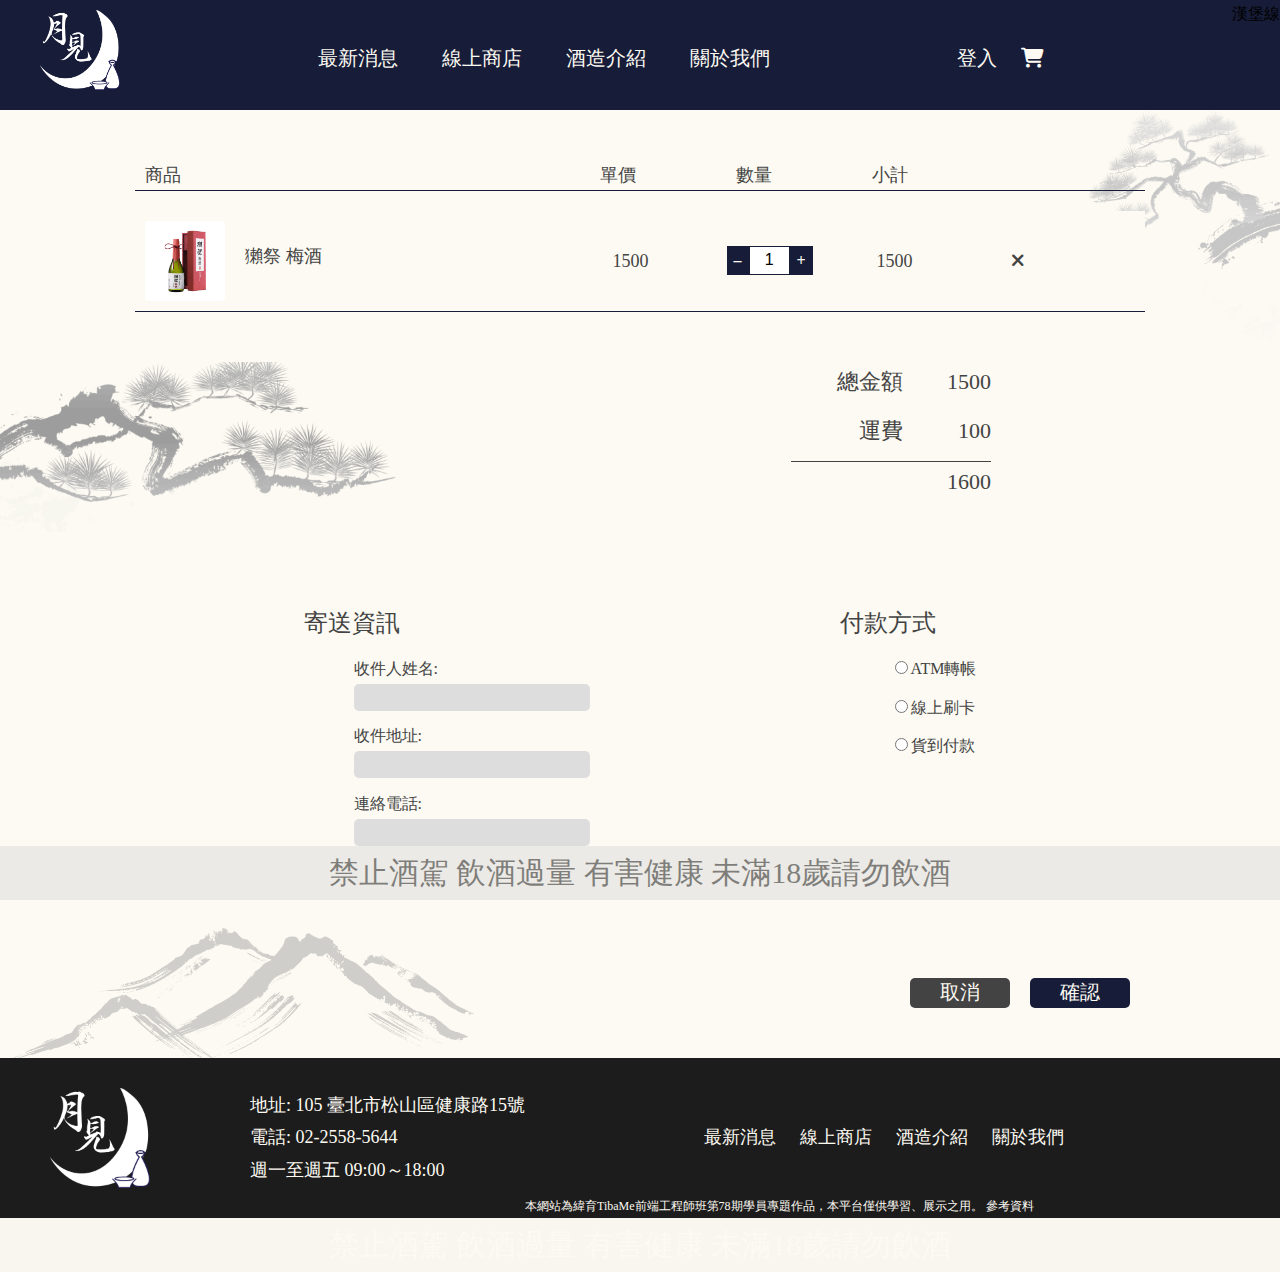
<file: pay.html>
<!DOCTYPE html>
<html lang="en">
<head>
    <meta charset="UTF-8">
    <meta http-equiv="X-UA-Compatible" content="IE=edge">
    <meta name="viewport" content="width=device-width, initial-scale=1.0">
    <title>月見日本酒專門店</title>
    <link rel="stylesheet" href="https://cdnjs.cloudflare.com/ajax/libs/font-awesome/6.1.1/css/all.min.css">
    <link rel="stylesheet" href="./css/hf.css">
    <link rel="stylesheet" href="./css/pay.css">
</head>
<body>
    <div class="wrapper">
        <header>
            <nav>
                <div class="logo">
                    <a href="./index.html"><img src="./img/home/logo2.png" alt=""></a>
                </div>
                
                <div class="n0">
                    <div class="n1">
                        <a href="./news.html">最新消息</a>
                        <a href="./shop.html">線上商店</a>
                        <a href="./s-introduce.html">酒造介紹</a>
                        <a href="./about.html">關於我們</a>
                    </div>
                </div>

                <div class="login">
                    <a href="./login.html">登入</a>
                    <a href="./cart.html"><i class="fa-solid fa-cart-shopping"></i></a>
                </div>

                漢堡線
                <div class="hum">
                    <a href="#" id="showMenu"><i class="fas fa-bars"></i></a>
                </div>
            </nav>
        </header>

        <main>

            <!-- 購物車 -->
            <div class="container">
                <div class="item_header">
                    <div class="item_detail">商品</div>
                    <div class="price">單價</div>
                    <div class="count">數量</div> 
                    <div class="amount">小計</div>
                    <div class="operate"></div>
                </div>

                <div class="item_header item_body">
                    <div class="item_detail">
                        <img src="./img/shop/goods1.jpg" alt="">
                        <div class="name">獺祭 梅酒</div>
                    </div>

                    <div class="price"><span>1500</span></div>

                    <div class="count">
                        <div class="btn1">
                            <span class="subtract" id="subtract">–</span>
                        </div>
    
                        <input type="text" class="input_num" id="input_num" value="1">
    
                        <div class="btn2">
                            <span class="plus" id="plus">+</span>
                        </div>
                    </div> 

                    <div class="amount">1500</div>

                    <div class="operate">
                        <i class="fa-solid fa-xmark"></i>
                    </div>
                </div>
            </div>
        </main>

        <!-- 總金額 -->
        <div class="total">
            <div class="t1">
                <h3>總金額</h3>&nbsp&nbsp&nbsp&nbsp&nbsp&nbsp&nbsp&nbsp
                <span>1500</span>
            </div>
            <div class="freight">
                <h3>運費</h3>&nbsp&nbsp&nbsp&nbsp&nbsp&nbsp&nbsp&nbsp&nbsp&nbsp
                <span>100</span>
            </div>
            <div class="t2"><span>1600</span></div>
        </div>

        <!-- 資訊 -->
        <section>
            <div class="send">
                <h2>寄送資訊</h2>
                <ul>
                    <ul>
                        <li>
                            <p>收件人姓名: </p>
                            <input type="text">
                        </li>

                        <li>
                            <p>收件地址: </p>
                            <input type="text">
                        </li>
                        
                        <li>
                            <p>連絡電話: </p>
                            <input type="text">
                        </li>
                    </ul>
                </ul>
            </div>

            <div class="pm">
                <h2>付款方式</h2>
                <ul>
                    <li><input type="radio" name="pm">ATM轉帳</li>
                    <li><input type="radio" name="pm">線上刷卡</li>
                    <li><input type="radio" name="pm" value="">貨到付款</li>
                </ul>
            </div>
        </section>


        <!-- 確認取消 -->
        <article>
            <input type="submit" value="取消" onclick="location.href = './cart.html'">
            <input type="submit" value="確認" onclick="location.href = './check.html'">
        </article>


        <!-- 頁尾 -->
        <footer>
            <div class="lo2">
                <img src="./img/home/logo2.png" alt="">
            </div>

            <div class="add">
                <h3>
                    地址: 105 臺北市松山區健康路15號
                    <br>電話: 02-2558-5644
                    <br>週一至週五 09:00～18:00
                </h3>
            </div>

            <div class="n3">
                <p>
                    本網站為緯育TibaMe前端工程師班第78期學員專題作品，本平台僅供學習、展示之用。
                    <a href="https://docs.google.com/document/d/1ecVYumWczT8-3tI8R1Fu2CpRk-bO6hJc/edit">參考資料</a>
                </p>
            </div>

            <div class="n2">
                <a href="./news.html">最新消息</a>
                <a href="./shop.html">線上商店</a>
                <a href="./s-introduce.html">酒造介紹</a>
                <a href="./about.html">關於我們</a>
            </div>
        </footer>
        <div class="nt">
            <p>禁止酒駕 飲酒過量 有害健康 未滿18歲請勿飲酒</p>
        </div>
        <div class="notice">
            <p>禁止酒駕 飲酒過量 有害健康 未滿18歲請勿飲酒</p>
        </div>

    <script src="./js/hf.js"></script>
    <script src="./js/quantity.js"></script>
</body>
</html>
</file>
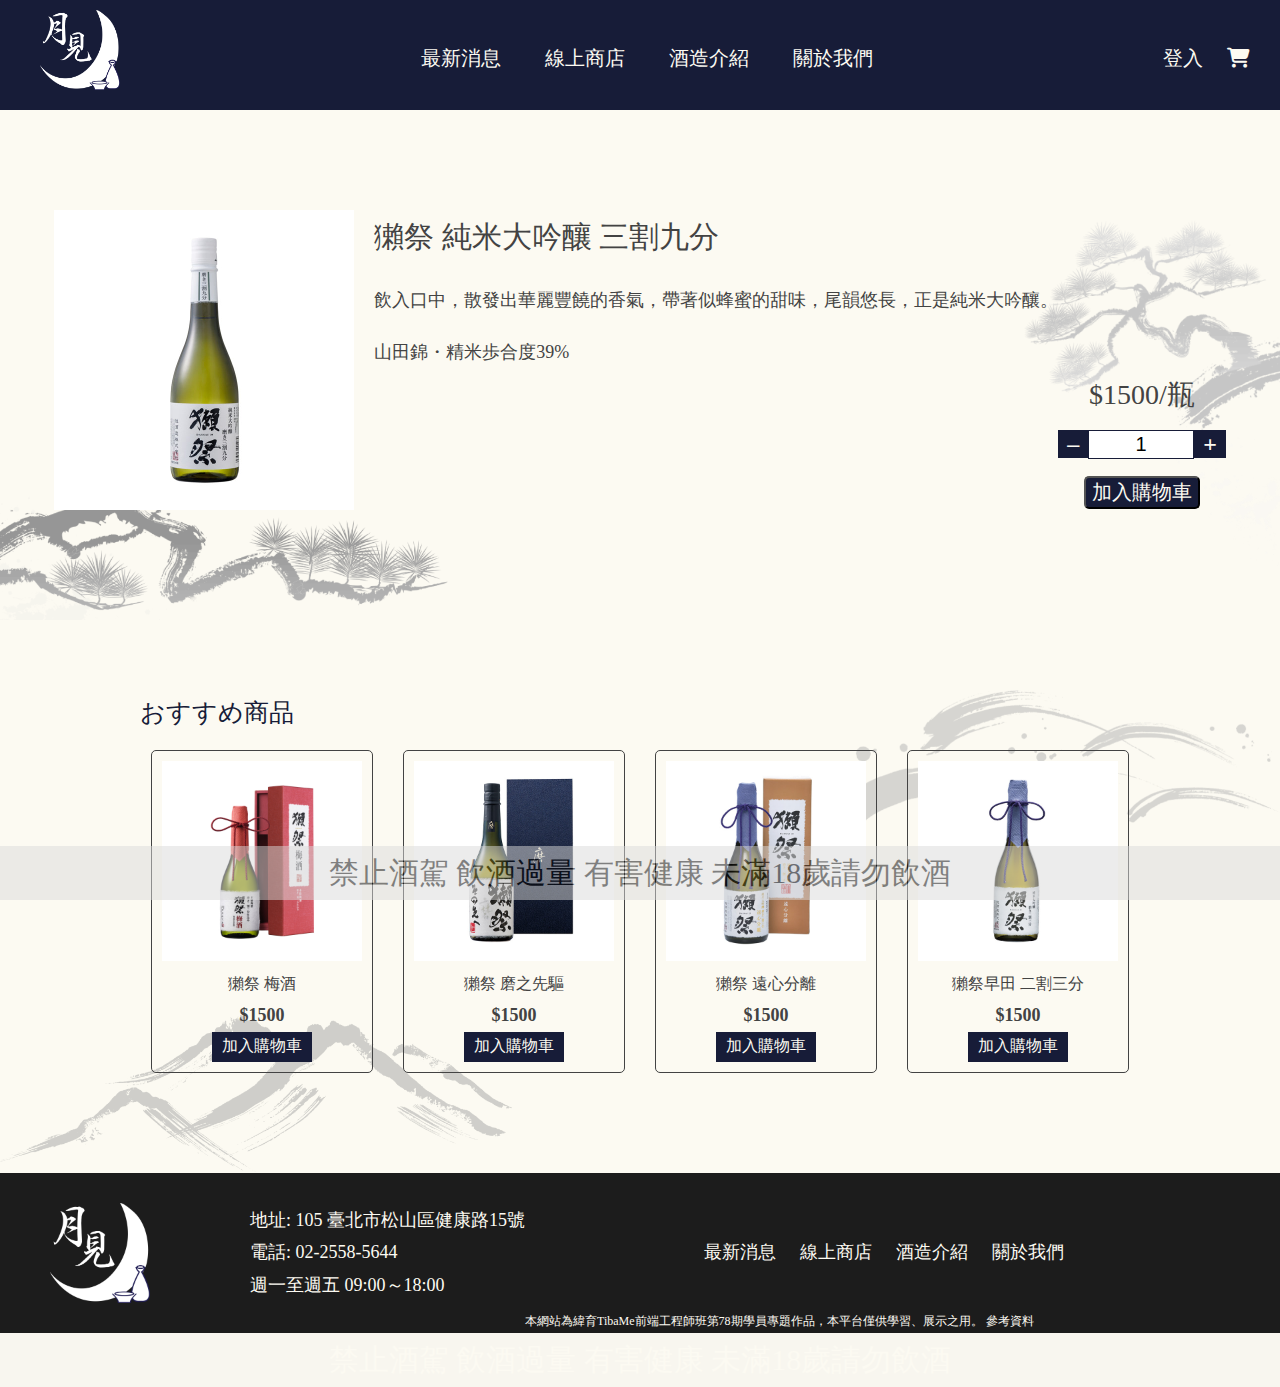
<file: product.html>
<!DOCTYPE html>
<html lang="en">
<head>
    <meta charset="UTF-8">
    <meta http-equiv="X-UA-Compatible" content="IE=edge">
    <meta name="viewport" content="width=device-width, initial-scale=1.0">
    <title>月見日本酒專門店</title>
    <link rel="stylesheet" href="https://cdnjs.cloudflare.com/ajax/libs/font-awesome/6.1.1/css/all.min.css">
    <link rel="stylesheet" href="./css/hf.css">
    <link rel="stylesheet" href="./css/product.css">
</head>
<body>
    <div class="wrapper">
        <header>
            <nav>
                <div class="logo">
                    <a href="./index.html"><img src="./img/home/logo2.png" alt=""></a>
                </div>
                
                <div class="n0">
                    <div class="n1">
                        <a href="./news.html">最新消息</a>
                        <a href="./shop.html">線上商店</a>
                        <a href="./s-introduce.html">酒造介紹</a>
                        <a href="./about.html">關於我們</a>
                    </div>
                </div>

                <div class="login">
                    <a href="./login.html">登入</a>
                    <a href="./cart.html"><i class="fa-solid fa-cart-shopping"></i></a>
                </div>

                <div class="hum">
                    <a href="#" id="showMenu"><i class="fas fa-bars"></i></a>
                </div>
            </nav>
        </header>

        <main>
            <div class="gp">
                <img src="./img/shop/goods5.jpg" alt="">
            </div>

            <div class="title">
                <h1>獺祭 純米大吟釀 三割九分</h1>
                <h2>飲入口中，散發出華麗豐饒的香氣，帶著似蜂蜜的甜味，尾韻悠長，正是純米大吟釀。</h2>
                <h3>山田錦・精米歩合度39%</h3>
            </div>

            <aside>
                <h3>$1500/瓶</h3>
                <div class="add-card">
                    <div class="btn1">
                        <span class="subtract" id="subtract">–</span>
                    </div>

                    <input type="text" class="input_num" id="input_num" value="1">

                    <div class="btn2">
                        <span class="plus" id="plus">+</span>
                    </div>
                </div>
                <input type="button" class="cart" value="加入購物車">

            </aside>
        </main>

        <section>
            <h2>おすすめ商品</h2>
            <div class="recommend">
                <div class="goods">
                    <a href="./product.html">
                        <img src="./img/shop/goods1.jpg" alt="">
                    </a>
                    <p><a href="./product.html">獺祭 梅酒</a></p>
                    <div class="price">
                        <p class="normal">$1500</p>
                        <input type="submit" value="加入購物車">
                    </div>
                </div>

                <div class="goods">
                    <a href="./product.html">
                        <img src="./img/shop/goods2.jpg" alt="">
                    </a>
                    <p><a href="./product.html">獺祭 磨之先驅</a></p>
                    <div class="price">
                        <p class="normal">$1500</p>
                        <input type="submit" value="加入購物車">
                    </div>
                </div>

                <div class="goods">
                    <a href="./product.html">
                        <img src="./img/shop/goods3.jpg" alt="">
                    </a>
                    <p><a href="./product.html">獺祭 遠心分離</a></p>
                    <div class="price">
                        <p class="normal">$1500</p>
                        <input type="submit"  value="加入購物車">
                    </div>
                </div>
    
                <div class="goods">
                    <a href="./product.html">
                        <img src="./img/shop/goods4.jpg" alt="">
                    </a>
                    <p><a href="./product.html">獺祭早田 二割三分</a></p>
                    <div class="price">
                        <p class="normal">$1500</p>
                        <input type="submit" value="加入購物車">
                    </div>
                </div>
            </div>
        </section>

        <footer>
            <div class="lo2">
                <img src="./img/home/logo2.png" alt="">
            </div>

            <div class="add">
                <h3>
                    地址: 105 臺北市松山區健康路15號
                    <br>電話: 02-2558-5644
                    <br>週一至週五 09:00～18:00
                </h3>
            </div>

            <div class="n3">
                <p>
                    本網站為緯育TibaMe前端工程師班第78期學員專題作品，本平台僅供學習、展示之用。
                    <a href="https://docs.google.com/document/d/1ecVYumWczT8-3tI8R1Fu2CpRk-bO6hJc/edit">參考資料</a>
                </p>
            </div>

            <div class="n2">
                <a href="./news.html">最新消息</a>
                <a href="./shop.html">線上商店</a>
                <a href="./s-introduce.html">酒造介紹</a>
                <a href="./about.html">關於我們</a>
            </div>
        </footer>
        <div class="nt">
            <p>禁止酒駕 飲酒過量 有害健康 未滿18歲請勿飲酒</p>
        </div>
        <div class="notice">
            <p>禁止酒駕 飲酒過量 有害健康 未滿18歲請勿飲酒</p>
        </div>
    </div>
    <script src="./js/hf.js"></script>
    <script src="./js/quantity.js"></script>
</body>
</html>
</file>
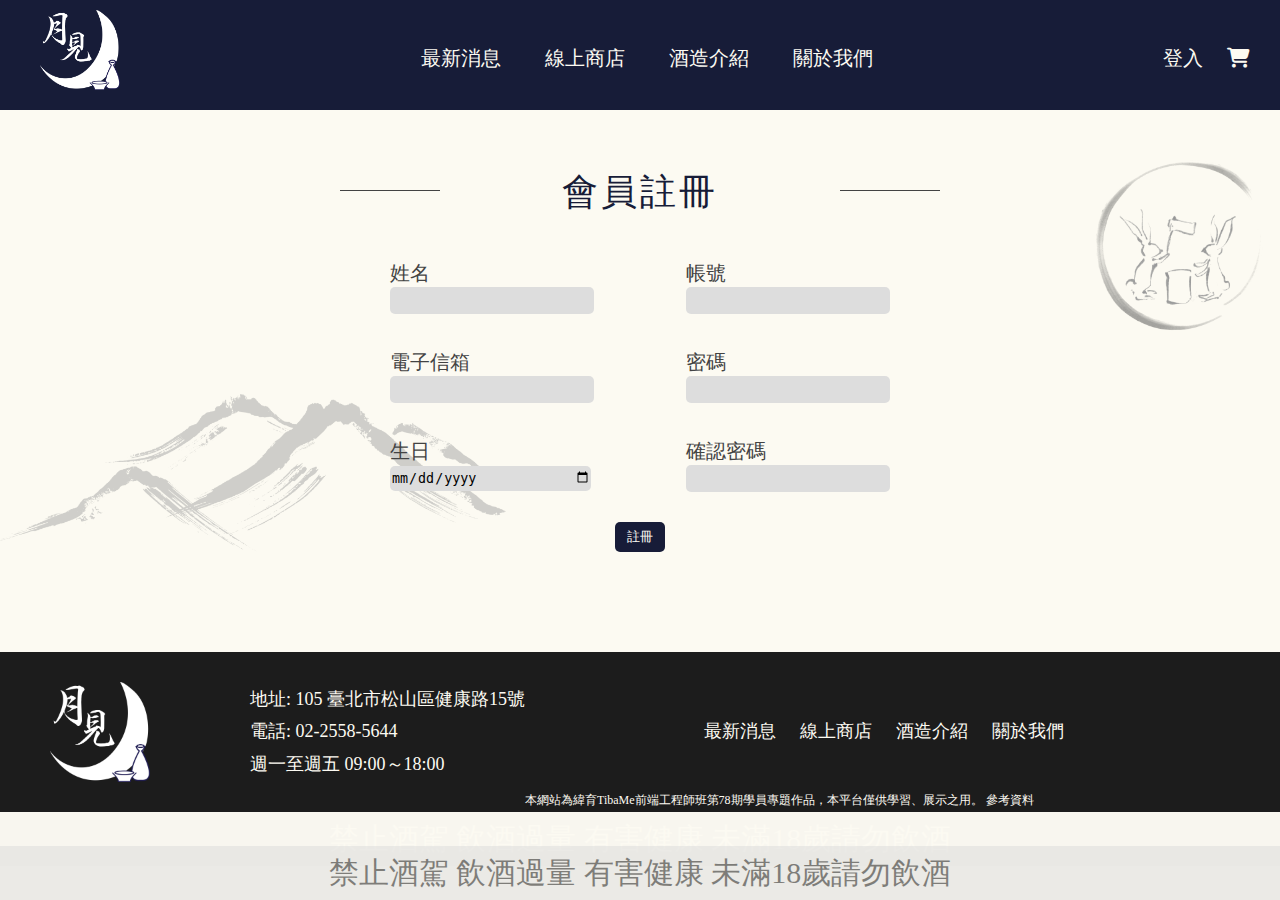
<file: register.html>
<!DOCTYPE html>
<html lang="en">
<head>
    <meta charset="UTF-8">
    <meta http-equiv="X-UA-Compatible" content="IE=edge">
    <meta name="viewport" content="width=device-width, initial-scale=1.0">
    <title>月見日本酒專門店</title>
    <link rel="stylesheet" href="https://cdnjs.cloudflare.com/ajax/libs/font-awesome/6.1.1/css/all.min.css">
    <link rel="stylesheet" href="./css/hf.css">
    <link rel="stylesheet" href="./css/register.css">
</head>
<body>

    <div class="wrapper">
        <header>
            <nav>
                <div class="logo">
                    <a href="./index.html"><img src="./img/home/logo2.png" alt=""></a>
                </div>
                
                <div class="n0">
                    <div class="n1">
                        <a href="./news.html">最新消息</a>
                        <a href="./shop.html">線上商店</a>
                        <a href="./s-introduce.html">酒造介紹</a>
                        <a href="./about.html">關於我們</a>
                    </div>
                </div>

                <div class="login">
                    <a href="./login.html">登入</a>
                    <a href="./cart.html"><i class="fa-solid fa-cart-shopping"></i></a>
                </div>

                <div class="hum">
                    <a href="#" id="showMenu"><i class="fas fa-bars"></i></a>
                </div>
            </nav>
        </header>

        <section>
            <h1>會員註冊</h1>
            <main>
                <form action="">
                    <div class="p1">
                        <h3>姓名</h3><input type="text">
                        <h3>電子信箱</h3><input type="text">
                        <h3>生日</h3><input id="date" type="date">
                    </div>
                    <div class="p2">
                        <h3>帳號</h3><input type="text">
                        <h3>密碼</h3><input type="text">
                        <h3>確認密碼</h3><input type="text">
                    </div>
                </form>
            </main>

            <div class="btn">
                <input type="submit" value="註冊">
            </div>

        </section>

        <footer>
            <div class="lo2">
                <img src="./img/home/logo2.png" alt="">
            </div>

            <div class="add">
                <h3>
                    地址: 105 臺北市松山區健康路15號
                    <br>電話: 02-2558-5644
                    <br>週一至週五 09:00～18:00
                </h3>
            </div>

            <div class="n3">
                <p>
                    本網站為緯育TibaMe前端工程師班第78期學員專題作品，本平台僅供學習、展示之用。
                    <a href="https://docs.google.com/document/d/1ecVYumWczT8-3tI8R1Fu2CpRk-bO6hJc/edit">參考資料</a>
                </p>
            </div>

            <div class="n2">
                <a href="./news.html">最新消息</a>
                <a href="./shop.html">線上商店</a>
                <a href="./s-introduce.html">酒造介紹</a>
                <a href="./about.html">關於我們</a>
            </div>
        </footer>
        <div class="nt">
            <p>禁止酒駕 飲酒過量 有害健康 未滿18歲請勿飲酒</p>
        </div>
        <div class="notice">
            <p>禁止酒駕 飲酒過量 有害健康 未滿18歲請勿飲酒</p>
        </div>
    </div>
    <script src="./js/hf.js"></script>
</body>
</html>
</file>
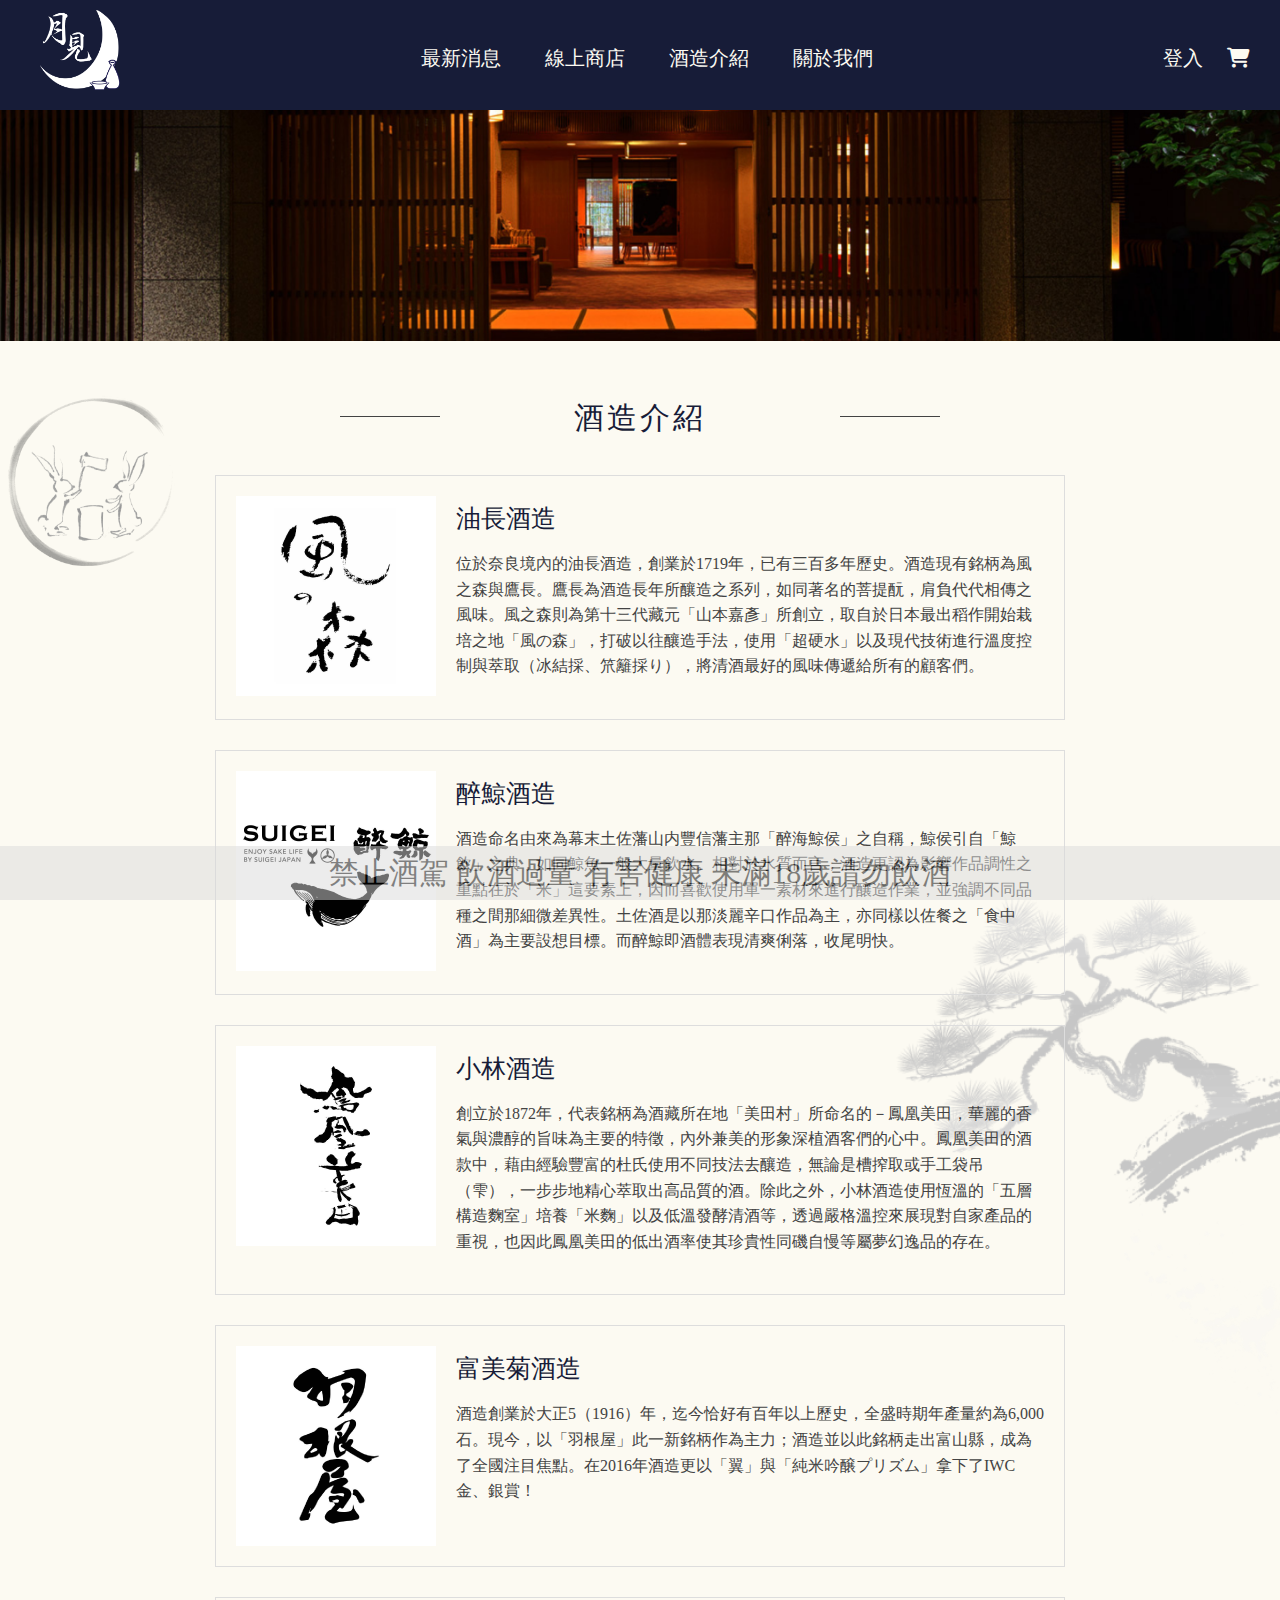
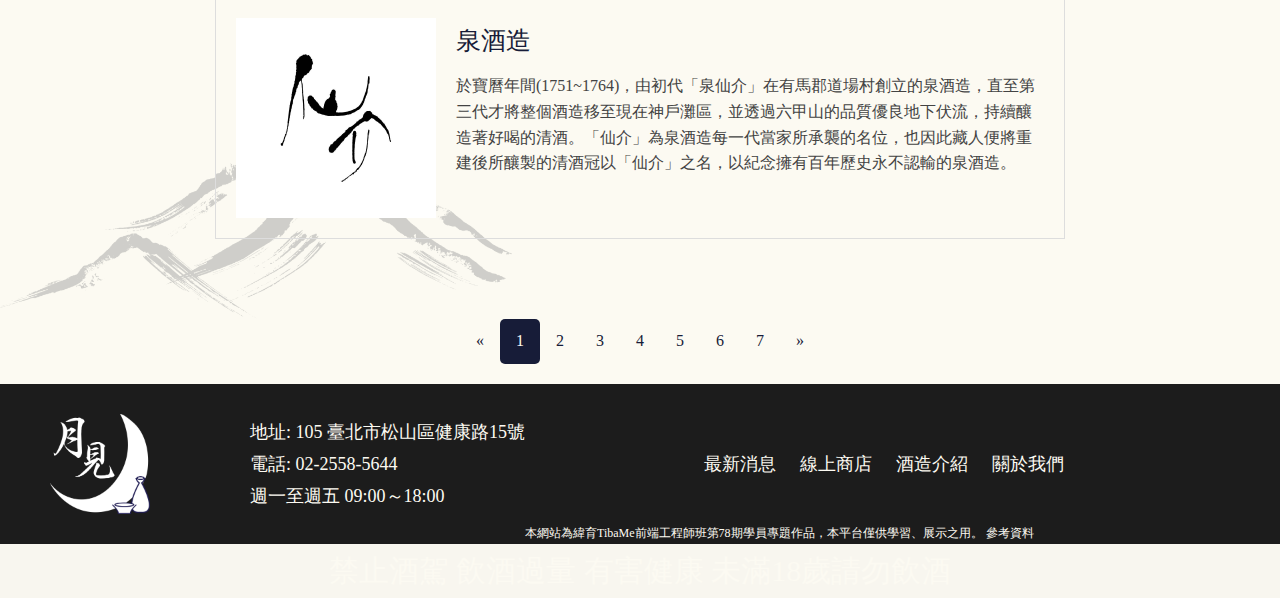
<file: s-introduce.html>
<!DOCTYPE html>
<html lang="en">
<head>
    <meta charset="UTF-8">
    <meta http-equiv="X-UA-Compatible" content="IE=edge">
    <meta name="viewport" content="width=device-width, initial-scale=1.0">
    <title>月見日本酒專門店</title>
    <link rel="stylesheet" href="https://cdnjs.cloudflare.com/ajax/libs/font-awesome/6.1.1/css/all.min.css">
    <link rel="stylesheet" href="./css/hf.css">
    <link rel="stylesheet" href="./css/news.css">
</head>
<body>
    <div class="wrapper">
        <header>
            <nav>
                <div class="logo">
                    <a href="./index.html"><img src="./img/home/logo2.png" alt=""></a>
                </div>
                
                <div class="n0">
                    <div class="n1">
                        <a href="./news.html">最新消息</a>
                        <a href="./shop.html">線上商店</a>
                        <a href="./s-introduce.html">酒造介紹</a>
                        <a href="./about.html">關於我們</a>
                    </div>
                </div>

                <div class="login">
                    <a href="./login.html">登入</a>
                    <a href="./cart.html"><i class="fa-solid fa-cart-shopping"></i></a>
                </div>

                <div class="hum">
                    <a href="#" id="showMenu"><i class="fas fa-bars"></i></a>
                </div>
            </nav>
        </header>

        <section>
            <img src="./img/si/top1.png" alt="">
        </section>

        <main>
            <h1>酒造介紹</h1>
            <div class="box transition">
                <img src="./img/si/1.png" alt="">
                <h2>油長酒造</h2>
                <p>位於奈良境內的油長酒造，創業於1719年，已有三百多年歷史。酒造現有銘柄為風之森與鷹長。鷹長為酒造長年所釀造之系列，如同著名的菩提酛，肩負代代相傳之風味。風之森則為第十三代藏元「山本嘉彥」所創立，取自於日本最出稻作開始栽培之地「風の森」，打破以往釀造手法，使用「超硬水」以及現代技術進行溫度控制與萃取（冰結採、笊籬採り），將清酒最好的風味傳遞給所有的顧客們。</p>
            </div>

            <div class="box transition">
                <img src="./img/si/2.png" alt="">
                <h2>醉鯨酒造</h2>
                <p>酒造命名由來為幕末土佐藩山内豐信藩主那「醉海鯨侯」之自稱，鯨侯引自「鯨飲」之典，如同鯨魚一般大量飲水。相對於水質而言，酒造更認為影響作品調性之重點在於「米」這要素上，因而喜歡使用單一素材來進行釀造作業，並強調不同品種之間那細微差異性。土佐酒是以那淡麗辛口作品為主，亦同樣以佐餐之「食中酒」為主要設想目標。而醉鯨即酒體表現清爽俐落，收尾明快。</p>
            </div>

            <div class="box transition">
                <img src="./img/si/3.png" alt="">
                <h2>小林酒造</h2>
                <p>創立於1872年，代表銘柄為酒藏所在地「美田村」所命名的－鳳凰美田，華麗的香氣與濃醇的旨味為主要的特徵，內外兼美的形象深植酒客們的心中。鳳凰美田的酒款中，藉由經驗豐富的杜氏使用不同技法去釀造，無論是槽搾取或手工袋吊（雫），一步步地精心萃取出高品質的酒。除此之外，小林酒造使用恆溫的「五層構造麴室」培養「米麴」以及低溫發酵清酒等，透過嚴格溫控來展現對自家產品的重視，也因此鳳凰美田的低出酒率使其珍貴性同磯自慢等屬夢幻逸品的存在。</p>
            </div>

            <div class="box transition">
                <img src="./img/si/4.png" alt="">
                <h2>富美菊酒造</h2>
                <p>酒造創業於大正5（1916）年，迄今恰好有百年以上歷史，全盛時期年產量約為6,000石。現今，以「羽根屋」此一新銘柄作為主力；酒造並以此銘柄走出富山縣，成為了全國注目焦點。在2016年酒造更以「翼」與「純米吟醸プリズム」拿下了IWC 金、銀賞！</p>
            </div>

            <div class="box transition">
                <img src="./img/si/5.png" alt="">
                <h2>泉酒造</h2>
                <p>於寶曆年間(1751~1764)，由初代「泉仙介」在有馬郡道場村創立的泉酒造，直至第三代才將整個酒造移至現在神戶灘區，並透過六甲山的品質優良地下伏流，持續釀造著好喝的清酒。「仙介」為泉酒造每一代當家所承襲的名位，也因此藏人便將重建後所釀製的清酒冠以「仙介」之名，以紀念擁有百年歷史永不認輸的泉酒造。</p>
            </div>
        </main>


        <ul class="page">
            <li><a href="#">«</a></li>
            <li><a class="active" href="#">1</a></li>
            <li><a href="#">2</a></li>
            <li><a href="#">3</a></li>
            <li><a href="#">4</a></li>
            <li><a href="#">5</a></li>
            <li><a href="#">6</a></li>
            <li><a href="#">7</a></li>
            <li><a href="#">»</a></li>
        </ul>

        <footer>
            <div class="lo2">
                <img src="./img/home/logo2.png" alt="">
            </div>

            <div class="add">
                <h3>
                    地址: 105 臺北市松山區健康路15號
                    <br>電話: 02-2558-5644
                    <br>週一至週五 09:00～18:00
                </h3>
            </div>

            <div class="n3">
                <p>
                    本網站為緯育TibaMe前端工程師班第78期學員專題作品，本平台僅供學習、展示之用。
                    <a href="https://docs.google.com/document/d/1ecVYumWczT8-3tI8R1Fu2CpRk-bO6hJc/edit">參考資料</a>
                </p>
            </div>

            <div class="n2">
                <a href="./news.html">最新消息</a>
                <a href="./shop.html">線上商店</a>
                <a href="./s-introduce.html">酒造介紹</a>
                <a href="./about.html">關於我們</a>
            </div>
        </footer>
        <div class="nt">
            <p>禁止酒駕 飲酒過量 有害健康 未滿18歲請勿飲酒</p>
        </div>
        <div class="notice">
            <p>禁止酒駕 飲酒過量 有害健康 未滿18歲請勿飲酒</p>
        </div>
    </div>
    
    <script src="./js/hf.js"></script>
</body>
</html>
</file>
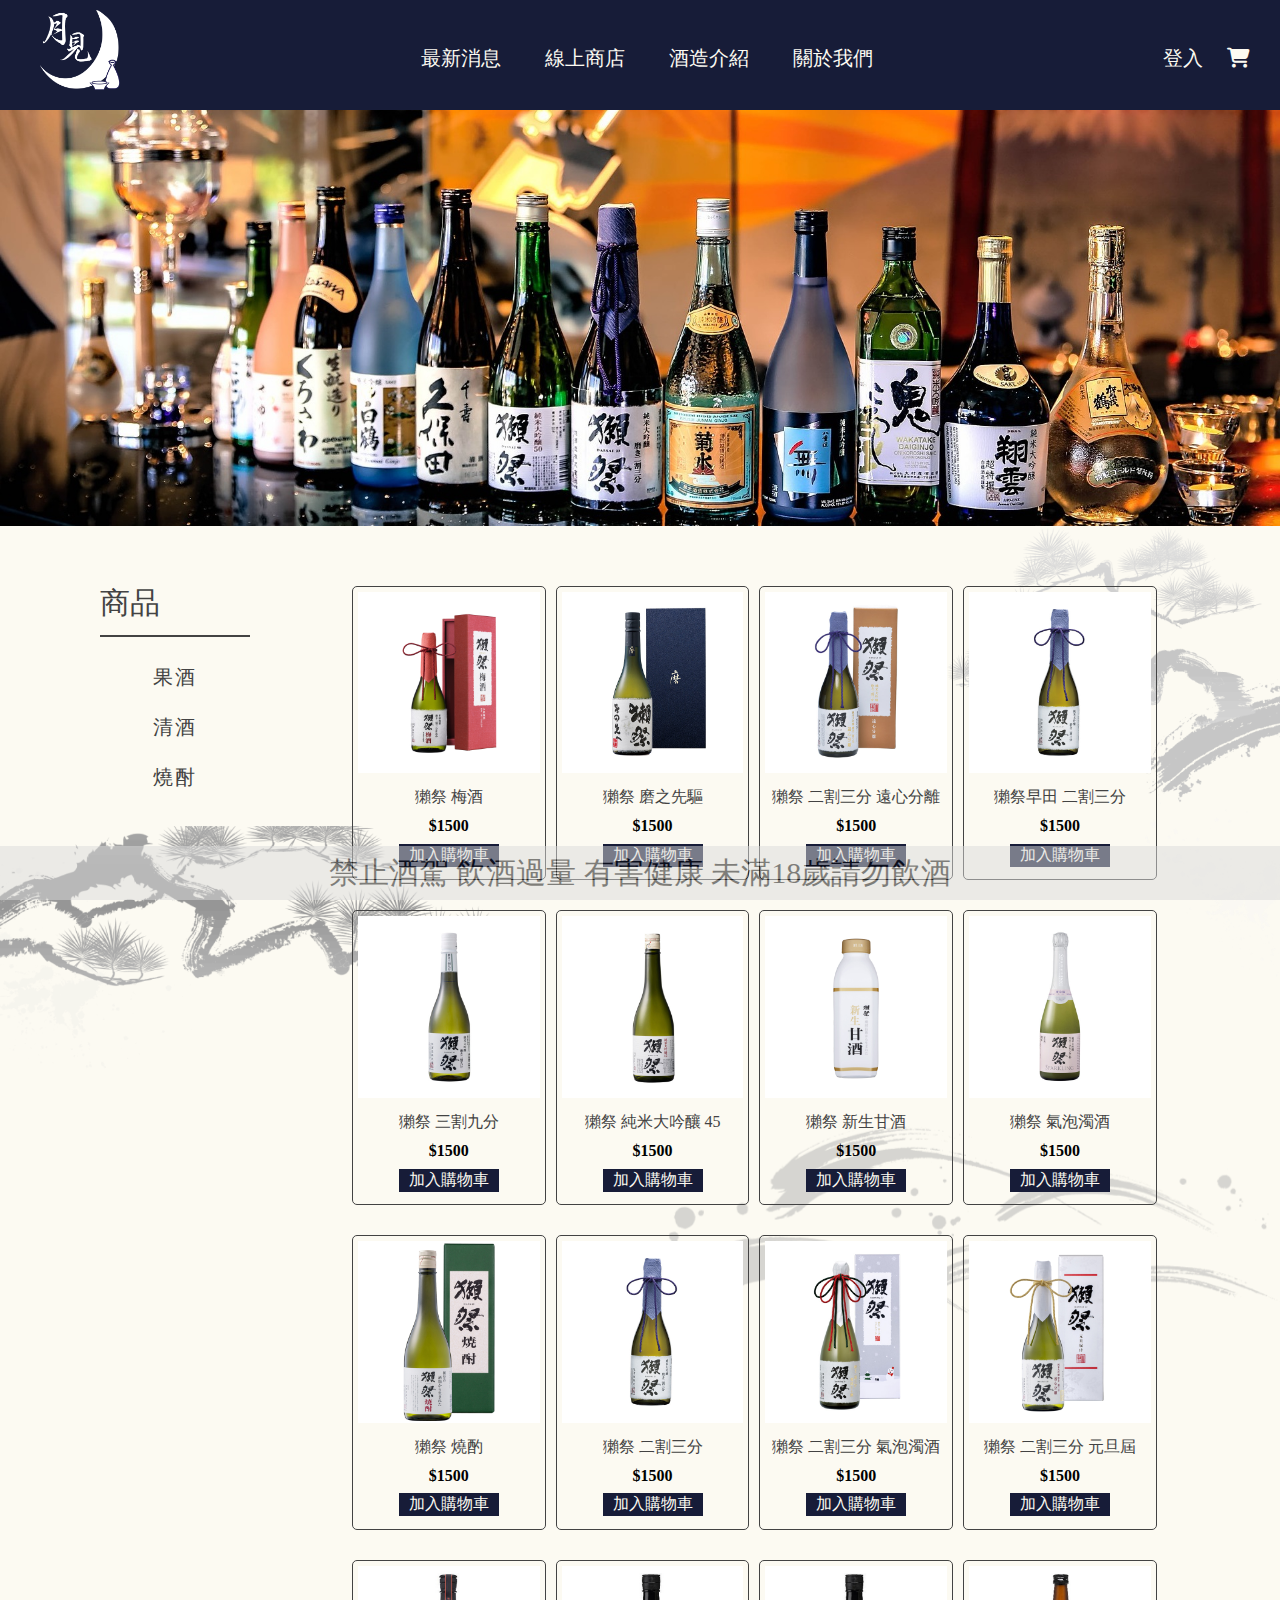
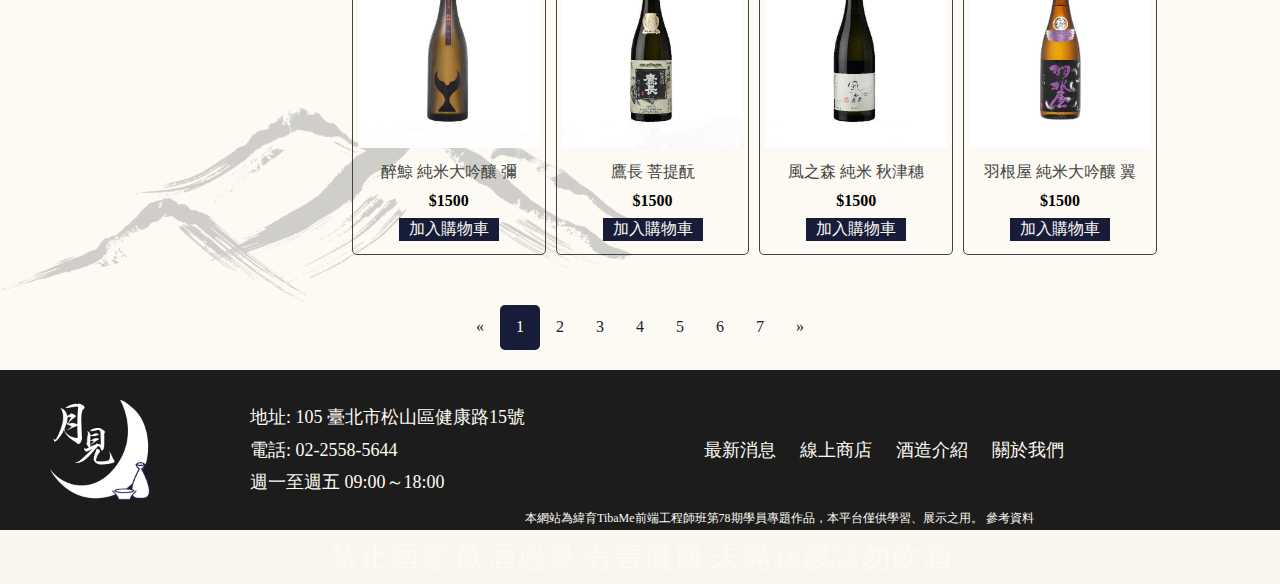
<file: shop.html>
<!DOCTYPE html>
<html lang="en">
<head>
    <meta charset="UTF-8">
    <meta http-equiv="X-UA-Compatible" content="IE=edge">
    <meta name="viewport" content="width=device-width, initial-scale=1.0">
    <title>月見日本酒專門店</title>
    <link rel="stylesheet" href="https://cdnjs.cloudflare.com/ajax/libs/font-awesome/6.1.1/css/all.min.css">
    <link rel="stylesheet" href="./css/hf.css">
    <link rel="stylesheet" href="./css/shop.css">
</head>
<body>
    <div class="wrapper">

        <!-- 頁首 -->
        <header>
            <nav>
                <div class="logo">
                    <a href="./index.html"><img src="./img/home/logo2.png" alt=""></a>
                </div>
                
                <div class="n0">
                    <div class="n1">
                        <a href="./news.html">最新消息</a>
                        <a href="./shop.html">線上商店</a>
                        <a href="./s-introduce.html">酒造介紹</a>
                        <a href="./about.html">關於我們</a>
                    </div>
                </div>

                <div class="login">
                    <a href="./login.html">登入</a>
                    <a href="./cart.html"><i class="fa-solid fa-cart-shopping"></i></a>
                </div>

                <div class="hum">
                    <a href="#" id="showMenu"><i class="fas fa-bars"></i></a>
                </div>
            </nav>
        </header>

        <!-- 頂部圖 -->
        <section>
            <img src="./img/shop/top_bg.jpg" alt="">
        </section>

        <!-- 商品主體 -->
        <div class="shop">
            <!-- 側邊欄 -->
            <aside>
                <h1>商品</h1>
                <div class="a1">
                    <a href="#">果酒</a>
                    <a href="#">清酒</a>
                    <a href="#">燒酎</a>
                </div>
            </aside>

            <!-- 商品 -->
            <main>
                <div class="goods">
                    <a href="./product.html">
                        <img src="./img/shop/goods1.jpg" alt="">
                    </a>
                    <p><a href="./product.html">獺祭 梅酒</a></p>
                    <div class="price">
                        <p class="normal">$1500</p>
                        <input type="button" value="加入購物車">
                    </div>
                </div>

                <div class="goods">
                    <a href="./product.html">
                        <img src="./img/shop/goods2.jpg" alt="">
                    </a>
                    <p><a href="./product.html">獺祭 磨之先驅</a></p>
                    <div class="price">
                        <p class="normal">$1500</p>
                        <input type="button" value="加入購物車">
                    </div>
                </div>

                <div class="goods">
                    <a href="./product.html">
                        <img src="./img/shop/goods3.jpg" alt="">
                    </a>
                    <p><a href="./product.html">獺祭 二割三分 遠心分離</a></p>
                    <div class="price">
                        <p class="normal">$1500</p>
                        <input type="button" value="加入購物車">                </div>
                </div>

                <div class="goods">
                    <a href="./product.html">
                        <img src="./img/shop/goods4.jpg" alt="">
                    </a>
                    <p><a href="./product.html">獺祭早田 二割三分</a></p>
                    <div class="price">
                        <p class="normal">$1500</p>
                        <input type="button" value="加入購物車">                </div>
                </div>

                <div class="goods">
                    <a href="./product.html">
                        <img src="./img/shop/goods5.jpg" alt="">
                    </a>
                    <p><a href="./product.html">獺祭 三割九分</a></p>
                    <div class="price">
                        <p class="normal">$1500</p>
                        <input type="button" value="加入購物車">                </div>
                </div>

                <div class="goods">
                    <a href="./product.html">
                        <img src="./img/shop/goods6.jpg" alt="">
                    </a>
                    <p><a href="./product.html">獺祭 純米大吟釀 45</a></p>
                    <div class="price">
                        <p class="normal">$1500</p>
                        <input type="button" value="加入購物車">                </div>
                </div>

                <div class="goods">
                    <a href="./product.html">
                        <img src="./img/shop/goods7.jpg" alt="">
                    </a>
                    <p><a href="#">獺祭 新生甘酒</a></p>
                    <div class="price">
                        <p class="normal">$1500</p>
                        <input type="button" value="加入購物車">                </div>
                </div>

                <div class="goods">
                    <a href="./product.html">
                        <img src="./img/shop/goods8.jpg" alt="">
                    </a>
                    <p><a href="./product.html">獺祭 氣泡濁酒</a></p>
                    <div class="price">
                        <p class="normal">$1500</p>
                        <input type="button" value="加入購物車">                </div>
                </div>

                <div class="goods">
                    <a href="./product.html">
                        <img src="./img/shop/goods9.jpg" alt="">
                    </a>
                    <p><a href="./product.html">獺祭 燒酌</a></p>
                    <div class="price">
                        <p class="normal">$1500</p>
                        <input type="button" value="加入購物車">                </div>
                </div>

                <div class="goods">
                    <a href="./product.html">
                        <img src="./img/shop/goods10.jpg" alt="">
                    </a>
                    <p><a href="./product.html">獺祭 二割三分</a></p>
                    <div class="price">
                        <p class="normal">$1500</p>
                        <input type="button" value="加入購物車">                </div>
                </div>

                <div class="goods">
                    <a href="./product.html">
                        <img src="./img/shop/goods11.jpg" alt="">
                    </a>
                    <p><a href="./product.html">獺祭 二割三分 氣泡濁酒</a></p>
                    <div class="price">
                        <p class="normal">$1500</p>
                        <input type="button" value="加入購物車">                </div>
                </div>

                <div class="goods">
                    <a href="./product.html">
                        <img src="./img/shop/goods12.jpg" alt="">
                    </a>
                    <p><a href="./product.html">獺祭 二割三分 元旦屆</a></p>
                    <div class="price">
                        <p class="normal">$1500</p>
                        <input type="button" value="加入購物車">                </div>
                </div>

                <div class="goods">
                    <a href="./product.html">
                        <img src="./img/shop/goods13.jpg" alt="">
                    </a>
                    <p><a href="./product.html">醉鯨 純米大吟釀 彌</a></p>
                    <div class="price">
                        <p class="normal">$1500</p>
                        <input type="button" value="加入購物車">                </div>
                </div>

                <div class="goods">
                    <a href="./product.html">
                        <img src="./img/shop/goods14.jpg" alt="">
                    </a>
                    <p><a href="./product.html">鷹長 菩提酛</a></p>
                    <div class="price">
                        <p class="normal">$1500</p>
                        <input type="button" value="加入購物車">                </div>
                </div>

                <div class="goods">
                    <a href="./product.html">
                        <img src="./img/shop/goods15.jpg" alt="">
                    </a>
                    <p><a href="./product.html">風之森 純米 秋津穗</a></p>
                    <div class="price">
                        <p class="normal">$1500</p>
                        <input type="button" value="加入購物車">                </div>
                </div>

                <div class="goods">
                    <a href="./product.html">
                        <img src="./img/shop/goods16.jpg" alt="">
                    </a>
                    <p><a href="./product.html">羽根屋 純米大吟釀 翼</a></p>
                    <div class="price">
                        <p class="normal">$1500</p>
                        <input type="button" value="加入購物車">                </div>
                </div>
            </main>
        </div>

        <!-- 頁碼 -->
        <ul class="page">
            <li><a href="#">«</a></li>
            <li><a class="active" href="#">1</a></li>
            <li><a href="#">2</a></li>
            <li><a href="#">3</a></li>
            <li><a href="#">4</a></li>
            <li><a href="#">5</a></li>
            <li><a href="#">6</a></li>
            <li><a href="#">7</a></li>
            <li><a href="#">»</a></li>
        </ul>

        <!-- 頁尾 -->
        <footer>
            <div class="lo2">
                <img src="./img/home/logo2.png" alt="">
            </div>

            <div class="add">
                <h3>
                    地址: 105 臺北市松山區健康路15號
                    <br>電話: 02-2558-5644
                    <br>週一至週五 09:00～18:00
                </h3>
            </div>

            <div class="n3">
                <p>
                    本網站為緯育TibaMe前端工程師班第78期學員專題作品，本平台僅供學習、展示之用。
                    <a href="https://docs.google.com/document/d/1ecVYumWczT8-3tI8R1Fu2CpRk-bO6hJc/edit">參考資料</a>
                </p>
            </div>

            <div class="n2">
                <a href="./news.html">最新消息</a>
                <a href="./shop.html">線上商店</a>
                <a href="./s-introduce.html">酒造介紹</a>
                <a href="./about.html">關於我們</a>
            </div>
        </footer>

        <!-- 警告標語 -->
        <div class="nt">
            <p>禁止酒駕 飲酒過量 有害健康 未滿18歲請勿飲酒</p>
        </div>
        <div class="notice">
            <p>禁止酒駕 飲酒過量 有害健康 未滿18歲請勿飲酒</p>
        </div>
    </div>
    <script src="./js/hf.js"></script>
</body>
</html>
</file>
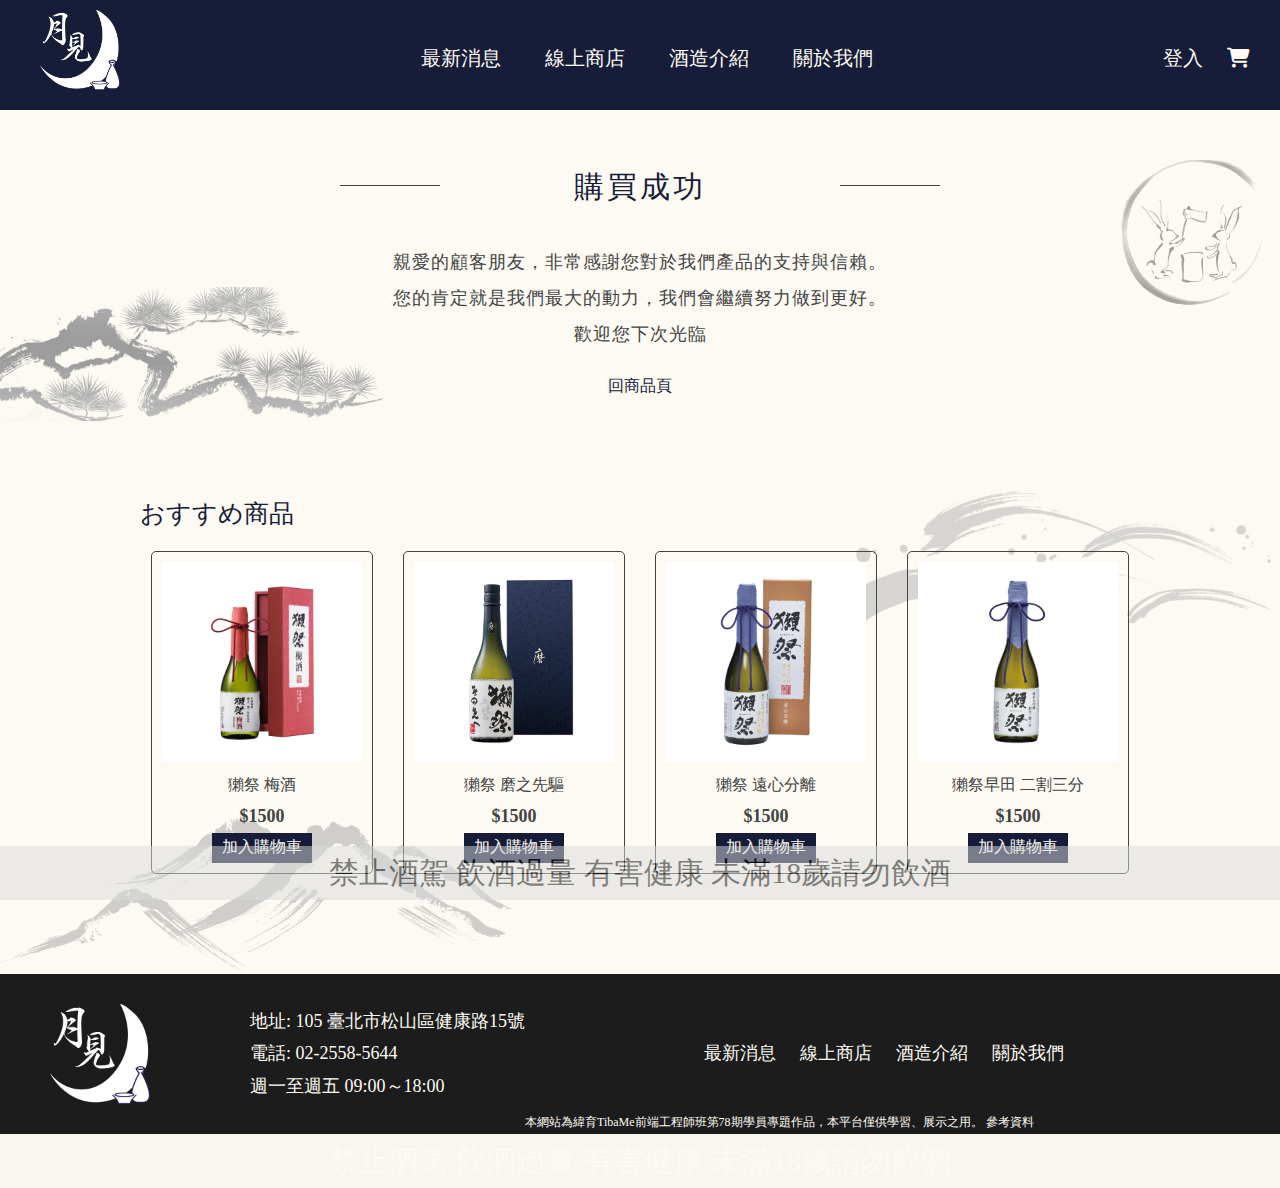
<file: success.html>
<!DOCTYPE html>
<html lang="en">
<head>
    <meta charset="UTF-8">
    <meta http-equiv="X-UA-Compatible" content="IE=edge">
    <meta name="viewport" content="width=device-width, initial-scale=1.0">
    <title>月見日本酒專門店</title>
    <link rel="stylesheet" href="https://cdnjs.cloudflare.com/ajax/libs/font-awesome/6.1.1/css/all.min.css">
    <link rel="stylesheet" href="./css/hf.css">
    <link rel="stylesheet" href="./css/success.css">
</head>
<body>
    <div class="wrapper">
        <header>
            <nav>
                <div class="logo">
                    <a href="./index.html"><img src="./img/home/logo2.png" alt=""></a>
                </div>
                
                <div class="n0">
                    <div class="n1">
                        <a href="./news.html">最新消息</a>
                        <a href="./shop.html">線上商店</a>
                        <a href="./s-introduce.html">酒造介紹</a>
                        <a href="./about.html">關於我們</a>
                    </div>
                </div>

                <div class="login">
                    <a href="./login.html">登入</a>
                    <a href="./cart.html"><i class="fa-solid fa-cart-shopping"></i></a>
                </div>

                <div class="hum">
                    <a href="#" id="showMenu"><i class="fas fa-bars"></i></a>
                </div>
            </nav>
        </header>

        <main>
            <div class="title">
                <h1>購買成功</h1>
            </div>

            <div class="sip">
                <p>親愛的顧客朋友，非常感謝您對於我們產品的支持與信賴。<br>您的肯定就是我們最大的動力，我們會繼續努力做到更好。<br>歡迎您下次光臨</p>
            </div>

            <div class="sl">
                <span>
                    <a href="./shop.html">回商品頁</a>
                </span>
            </div>
        </main>

        <section>
            <h2>おすすめ商品</h2>
            <div class="recommend">
                <div class="goods">
                    <a href="#">
                        <img src="./img/shop/goods1.jpg" alt="">
                    </a>
                    <p><a href="#">獺祭 梅酒</a></p>
                    <div class="price">
                        <p class="normal">$1500</p>
                        <input type="submit" value="加入購物車">
                    </div>
                </div>

                <div class="goods">
                    <a href="#">
                        <img src="./img/shop/goods2.jpg" alt="">
                    </a>
                    <p><a href="#">獺祭 磨之先驅</a></p>
                    <div class="price">
                        <p class="normal">$1500</p>
                        <input type="submit" value="加入購物車">
                    </div>
                </div>

                <div class="goods">
                    <a href="#">
                        <img src="./img/shop/goods3.jpg" alt="">
                    </a>
                    <p><a href="#">獺祭 遠心分離</a></p>
                    <div class="price">
                        <p class="normal">$1500</p>
                        <input type="submit" value="加入購物車">
                    </div>
                </div>
    
                <div class="goods">
                    <a href="#">
                        <img src="./img/shop/goods4.jpg" alt="">
                    </a>
                    <p><a href="#">獺祭早田 二割三分</a></p>
                    <div class="price">
                        <p class="normal">$1500</p>
                        <input type="submit" value="加入購物車">
                    </div>
                </div>
            </div>
        </section>

        <footer>
            <div class="lo2">
                <img src="./img/home/logo2.png" alt="">
            </div>

            <div class="add">
                <h3>
                    地址: 105 臺北市松山區健康路15號
                    <br>電話: 02-2558-5644
                    <br>週一至週五 09:00～18:00
                </h3>
            </div>

            <div class="n3">
                <p>
                    本網站為緯育TibaMe前端工程師班第78期學員專題作品，本平台僅供學習、展示之用。
                    <a href="https://docs.google.com/document/d/1ecVYumWczT8-3tI8R1Fu2CpRk-bO6hJc/edit">參考資料</a>
                </p>
            </div>

            <div class="n2">
                <a href="./news.html">最新消息</a>
                <a href="./shop.html">線上商店</a>
                <a href="./s-introduce.html">酒造介紹</a>
                <a href="./about.html">關於我們</a>
            </div>
        </footer>
        <div class="nt">
            <p>禁止酒駕 飲酒過量 有害健康 未滿18歲請勿飲酒</p>
        </div>
        <div class="notice">
            <p>禁止酒駕 飲酒過量 有害健康 未滿18歲請勿飲酒</p>
        </div>
    </div>
    <script src="./js/hf.js"></script>
</body>
</html>
</file>
<file: css/about.css>
main{
	padding-bottom: 30px;
	background-image: url(../img/home/tree6.png);
	background-repeat: no-repeat;
	background-position: right 270px;
}

main h1{
	font-size: 30px;
	color: #171c38;
	text-align: center;
	padding-bottom: 30px;
	letter-spacing: 3px;
	position: relative;
    margin-top: 50px;
}

main h1:before, h1:after{
	content: '';
	display: block;
	height: 1px;
	width: 100px;
	background-color: #434343;
	position: absolute;
	top: 25px;
}

main h1:before{
	left: 50%;
	margin-left: -300px;
}

main h1:after{
	right: 50%;
	margin-right: -300px;
}

.a1{
    width: 900px;
    margin: 0 auto 50px;
    display: flex;
}

.a1 img{
    width: 50%;
    padding-right: 20px;
}

.a1 p{
    color: #434343;
    align-self: center;
    letter-spacing: 1px;
    line-height: 1.8;
}


/* RWD */
@media screen and (max-width: 414px) {
	main{
		max-width: 414px;
		width: 100%;
		background-image: url(../img/home/tree6.png);
		background-repeat: no-repeat;
		background-size: 60%;
		background-position: right 400px;
		padding-bottom: 10px;
	}
	
	main h1{
		font-size: 20px;
		padding-bottom: 20px;
		margin-top: 20px;
	}
	
	main h1:before, h1:after{
		width: 100px;
		top: 15px;
	}
	
	main h1:before{
		margin-left: -155px;
	}
	
	main h1:after{
		margin-right: -155px;
	}
	
	.a1{
		max-width: 414px;
		width: 100%;
		flex-direction: column;
	}
	
	.a1 img{
		margin: 0 auto 10px;
		width: 80%;
		padding-right: 0;
	}
	
	.a1 p{
		text-align: justify;
		width: 80%;
	}
	
}
</file>
<file: css/cart.css>
main{
    padding: 50px 0;
}

.item_header{
    display: flex;
    width: 1000px;
    margin: 0 auto;
    height: 30px;
    border-bottom: 1px solid #171c38;
    padding-left: 10px;
}
.item_header div{
    width: 150px;
    color: #434343;
    line-height: 30px;
    font-size: 18px;
}
.item_header .item_detail{
    width: 50%;
}
.item_body{
    margin-top: 20px;
    height: 100px;
    align-items: center;
    background-color: #fcfaf2;  
}
.item_detail img{
    width: 80px;
    height: 80px;
    border-radius: 3px;
    float: left;
}
.item_detail .name{
    margin-left: 100px;
    margin-top: 20px;
}

.price span{
    margin-left: 20px;
    margin-right: 25px;
}

.count{
    display: flex;
}

.count .btn1{
    margin-top: -1px;
    margin-right: -65px;
}

.count .btn2{
    margin-top: -1px;
}

.count span{
    font-size: 16px;
    border: 1px solid #171c38;
    padding: 5px 6px;
    background-color: #171c38;
    color: #fcfaf2;
    font-weight: bold;

    /* 更換游標 */
    cursor: pointer;

    /* 取消反白 */
    user-select: none;
}

.count input{
    width: 35px;
    height: 25px;
    text-align: center;
    font-size: 16px;
    border: 1px solid #171c38;
    border-radius: 0px;
}

.operate{
    cursor: pointer;
}

article{
    display: flex;
    justify-content: end;
    margin: 50px 130px 50px 50px;
}

article input{
    width: 100px;
    height: 30px;
    border-radius: 5px;
    font-size: 20px;
    margin-right: 20px;
    border: none;
    color: #fcfaf2;
    /* 更換游標 */
    cursor: pointer;
}

article input:first-child{
    background-color: #434343;
}

article input:last-child{
    background-color: #171c38;
}

section{
	padding-bottom: 50px;
	background-image: url(../img/home/bg1.png),
					  url(../img/home/mountain.png);
	background-repeat: no-repeat;
	background-position: right top,
						 left bottom;
	background-size: 35%,
	             	 40%;
}

section h2{
	font-size: 25px;
	color: #171c38;
	margin: 70px 0 -50px 140px;
}


.recommend{
	margin: 50px auto;
	display: flex;
	flex-wrap: wrap;
	justify-content: center;
}

.recommend .goods{
	width: 200px;
	border: 1px solid #434343;
	margin: 15px 15px 0;
	padding: 10px;
	border-radius: 5px;
}

.goods img{
	width: 100%
}

.goods p{
	text-align: center;
}

.goods a{
    color: #434343;
    text-decoration: none;
    font-size: 16px;
}

.goods .price{
	display: flex;
	flex-direction: column;
	align-items: center;
}

.goods .normal{
	color: #434343;
	font-weight: bold;
	font-size: 18px;
}

.goods input{
	width: 100px;
	height: 30px;
	font-size: 16px;
	background-color: #171c38;
	color: #fcfaf2;
	border: none;
} 


@media screen and (max-width:414px) {
    main{
        padding: 50px 0;
        max-width: 414px;
        width: 100%;
        max-width: 414px;
    }

    /* 購物車 */
    .item_header{
        max-width: 414px;
        width: 100%;
        margin: 0 auto;
        padding-left: 0px;
    }

    .item_header div{
        width: 100px;
        font-size: 16px;
        text-align: center;
    }

    .item_detail img{
        display: none;
    }

    .item_detail .name{
        margin-left: 5px;
        margin-top: 0px;
    }
    
    .price span{
        margin-left: 5px;
        margin-right: 25px;
    }
    
    .count .btn1{
        margin-top: 0px;
        margin-right: 0px;
        display: none;
    }
    
    .count .btn2{
        margin-top: 0px;
        display: none;
    }
    
    .count input{
        width: 20px;
        height: 20px;
        text-align: center;
        font-size: 16px;
    }
    
    article{
        justify-content: center;
        margin: 0 auto 30px;
    }
    
    article input{
        height: 50px;
        font-size: 16px;
        margin: 0 10px 0 10px;
    }

    section{
        padding-bottom: 50px;
    }
    
    section h2{
        font-size: 24px;
        color: #171c38;
        margin: 0px 0px 0px 15px;
    }

    .recommend{
        margin: 10px auto;
        display: flex;
        flex-wrap: wrap;
        justify-content: flex-start;
    }

    .recommend .goods{
        width: 140px;
        margin: 15px 10px;
        padding: 12px;
    }

    .goods input{
        width: 120px;
        height: 30px;
        font-size: 16px;
    }
}
</file>
<file: css/check.css>
main{
    padding: 50px 0;
    background-image: url(../img/home/tree3.png);
    background-repeat: no-repeat;
    background-position: right top;
}

h1{
    font-size: 24px;
    margin: 20px 123px 30px;
    color: #434343;
}

.item_header{
    display: flex;
    width: 1000px;
    margin: 0 auto;
    height: 30px;
    border-bottom: 1px solid #171c38;
    padding-left: 10px;
}
.item_header div{
    width: 150px;
    color: #434343;
    line-height: 30px;
    font-size: 18px;
}
.item_header .item_detail{
    width: 50%;
}
.item_body{
    margin-top: 20px;
    height: 100px;
    align-items: center;
    background-color: #fcfaf2;  
}
.item_detail img{
    width: 80px;
    height: 80px;
    border-radius: 3px;
    float: left;
}
.item_detail .name{
    margin-left: 100px;
    margin-top: 20px;
}

.price span{
    margin-right: 0px;
}
.count span{
    margin-left: 14px;
}

/* 總金額 */
.total{
    width: 70%;
    padding: 0 0 30px 95px;
    display: flex;
    flex-direction: column;
    align-items: flex-end;
    font-size: 22px;
    color: #434343;
    background-image: url(../img/home/tree4.png);
    background-repeat: no-repeat;
    background-size:40%;
}

.t1{
    display: flex;
    padding-bottom: 10px;
}

.freight{
    display: flex;
    padding-bottom: 10px;
}

.total .t2::before{
    content: '';
    display: block;
    height: 1px;
    width: 200px;
    background-color: #434343;
}

.t2{
    text-align: end;
}

/* 付款人資訊 */
section{
    width: 80%;
    margin: 70px auto;
    color: #434343;
    display: flex;
    justify-content: center;
}

section .pm{
    padding-left: 250px;
}

section h2{
    font-size: 24px;
    padding-bottom: 10px;
}

section .send ul{
    padding-left: 25px;
}

section .pm ul{
    padding-left: 50px;
}

section li{
    padding-bottom: 10px;
}

section span{
    font-weight: bold;
    font-size: 18px;
}


/* 確認取消 */
article{
    display: flex;
    justify-content: end;
    padding: 50px 130px 50px 50px;
    background-image: url(../img/home/mountain.png);
    background-repeat: no-repeat;
    background-size: 37%;
}

article input{
    width: 100px;
    height: 30px;
    border-radius: 5px;
    font-size: 20px;
    margin-right: 20px;
    border: none;
    color: #fcfaf2;

    /* 更換游標 */
    cursor: pointer;
}

article input:first-child{
    background-color: #434343;
}

article input:last-child{
    background-color: #171c38;
}


@media screen and (max-width:414px){
    main{
        max-width: 414px;
        width: 100%;
        padding: 50px 0;
        background-size: 30%;
    }

    /* 購物車 */
    .item_header{
        max-width: 414px;
        width: 100%;
        margin: 0 auto;
        padding-left: 0px;
    }

    .item_header div{
        width: 100px;
        font-size: 16px;
        text-align: center;
    }

    .item_detail img{
        display: none;
    }

    .item_detail .name{
        margin-left: 5px;
        margin-top: 0px;
    }

    /* 總金額 */
    .total{
        max-width: 414px;
        width: 70%;
        padding: 0 0 10px 95px;
        flex-direction: column;
        align-items: flex-end;
        font-size: 18px;
        background-size: 50%;
    }

    /* 付款人資訊 */
    section{
        width: 80%;
        margin: 70px auto;
        display: flex;
        flex-direction: column;
        justify-content: center;
    }

    section .pm{
        padding-left: 0px;
        padding-top: 10px;
    }

    /* 確認取消 */
    article{
        display: flex;
        justify-content: center;
        padding: 0px 0px 30px 0px;
        background-image: none;
    }

    article input{
        width: 100px;
        height: 45px;
        font-size: 16px;
        border: none;
    }
}
</file>
<file: css/forgot.css>
main{
	background-image: url(../img/home/moon.png),
					  url(../img/home/mountain.png);
	background-repeat: no-repeat;
	background-position: right top,
						 left bottom;
	/* background-size: 200px 151px,
					 400px 123px; */
	background-size: 15%,
					 40%;				 
}

main h1{
	font-size: 36px;
	color: #171c38;
	text-align: center;
	padding-bottom: 30px;
	letter-spacing: 3px;
	position: relative;
    margin-top: 50px;
}

main h1:before, h1:after{
	content: '';
	display: block;
	height: 1px;
	width: 100px;
	background-color: #434343;
	position: absolute;
	top: 30px;
}

main h1:before{
	left: 50%;
	margin-left: -300px;
}

main h1:after{
	right: 50%;
	margin-right: -300px;
}

main .p1{
	display: flex;
	flex-direction: column;
	align-items: center;
}

main .p1 input{
	margin-bottom: 30px;
	width: 300px;
	height: 30px;
	background-color: #ddd;
	border: none;
	border-radius: 5px;
	padding-left: 10px;
	font-size: 16px;
}

.btn{
    text-align: center;
    margin-bottom: 50px;
}
.btn input{
    width: 50px;
    height: 30px;
    background-color: #171c38;
    color: #fcfaf2;
    border-radius: 5px;
    border: none;
}

@media screen and (max-width:414px){
	main{
		max-width: 414px;
		width: 100%;
		background-image: url(../img/home/moon.png),
					  url(../img/home/mountain.png);
		background-repeat: no-repeat;
		background-position: right top,
							 left bottom;
		background-size: 20%,
						 80%;	
	}

	main h1{
		font-size: 22px;
		padding-bottom: 20px;
		margin-top: 20px;
	}

	main h1:before, h1:after{
		width: 80px;
		top: 18px;
	}

	main h1:before{
		left: 50%;
		margin-left: -155px;
	}
	
	main h1:after{
		right: 50%;
		margin-right: -155px;
	}

	.btn input{
		width: 80px;
		height: 40px;
		font-size: 16px;
	}
}
</file>
<file: css/login.css>
main{
    padding-bottom: 30px;
    background-image: url(../img/home/tree5.png),
                      url(../img/home/tree6.png);
    background-repeat: no-repeat;
    background-position: left top,
                         right 300px;
    background-size: 20%,
                     35%;
}

main h1{
	font-size: 36px;
	color: #171c38;
	text-align: center;
	padding-bottom: 30px;
	letter-spacing: 3px;
	position: relative;
    margin-top: 50px;
}

main h1:before, h1:after{
	content: '';
	display: block;
	height: 1px;
	width: 100px;
	background-color: #434343;
	position: absolute;
	top: 30px;
}

main h1:before{
	left: 50%;
	margin-left: -300px;
}

main h1:after{
	right: 50%;
	margin-right: -300px;
}

section{
    width: 900px;
    margin: 0 auto 50px;
    display: flex;
}

section img{
    width: 50%;
    display: block;
    padding-right: 30px;
}

.acc{
    width: 200px;
    height: 25px;
    border-radius: 5px;
    background-color: #ddd;
    border: none;
    font-size: 18px;
    margin-bottom: 15px;
}

.in h3{
    font-size: 18px;
}

.in .f1 a{
    font-size: 12px;
    color: #434343;
    text-decoration: none;
    display: block;
    margin-left: 144px;
}

.btn .btn1{
    font-size: 16px;
    background-color: #ddd;
    border: none;
    margin-top: 15px;
    margin-right: 10px;
    padding: 5px 10px;
    border-radius: 5px;
}

@media screen and (max-width: 414px){
    
    main{
        padding-bottom: 30px;
        background-repeat: no-repeat;
        background-position: left top,
                             right 250px;
        background-size: 30%,
                         50%;
        /* background-image: none; */
    }

    main h1{
        font-size: 20px;
		color: #171c38;
		text-align: center;
		padding-bottom: 20px;
		letter-spacing: 3px;
		position: relative;
		margin-top: 20px;
    }

    main h1:before, h1:after{
		content: '';
		display: block;
		height: 1px;
		width: 100px;
		background-color: #434343;
		position: absolute;
		top: 15px;
	}
	
	main h1:before{
		left: 50%;
		margin-left: -150px;
	}
	
	main h1:after{
		right: 50%;
		margin-right: -150px;
	}

    section{
        max-width: 414px;
        width: 100%;
    }

    section img{
        display: none;
    }

    .in{
        margin: 0 auto;
    }

    .in h3{
        font-size: 18px;
    }
    
    .in .f1 a{
        font-size: 12px;
        color: #434343;
        text-decoration: none;
        display: block;
        margin-left: 144px;
    }
    
    .btn .btn1{
        font-size: 16px;
        background-color: #ddd;
        border: none;
        margin-top: 15px;
        margin-right: 10px;
        padding: 5px 10px;
        border-radius: 5px;
    }
}
</file>
<file: css/news.css>
section img{
	width: 100%;
	max-width: 1920px;
	display: block;
}

main{
	padding-bottom: 50px;
    background-image: url(../img/home/moon.png),
                      url(../img/home/mountain.png),
                      url(../img/home/tree3.png);
    background-repeat: no-repeat;
    background-position: left top,
                         left bottom,
                         right center;
	background-size: 15%,
					 40%,
					 30%;
}

main h1{
	font-size: 30px;
	color: #171c38;
	text-align: center;
	padding-bottom: 30px;
	letter-spacing: 3px;
	position: relative;
    margin-top: 50px;
}

main h1:before, h1:after{
	content: '';
	display: block;
	height: 1px;
	width: 100px;
	background-color: #434343;
	position: absolute;
	top: 25px;
}

main h1:before{
	left: 50%;
	margin-left: -300px;
}

main h1:after{
	right: 50%;
	margin-right: -300px;
}

.box{
	width: 850px;
	padding: 20px;
	/* background-color: #fffffb; */
	border: 1px solid #ddd;
	margin: 0 auto 30px auto;
	box-sizing: border-box;
	overflow: hidden;
	position: relative;
}

.box img{
	display: block;
	margin-right: 20px;
	float: left;
    width: 200px;
}

.box h2{
	font-size: 25px;
	padding-bottom: 10px;
	color: #171c38;
}

.box p{
	font-size: 16px;
	line-height: 1.6;
	color: #434343;
	margin-bottom: 20px;
}

.transition{
	transition-property: all;
	transition-duration: .5s;
}

.transition:hover{
	border-color: #999;
	/* background-color: #fffffb; */
	box-shadow: 2px 3px 2px rgba(0,0,0,.2);
}



/*---------- 頁碼 ----------*/
ul.page{
    display: flex;
    justify-content: center;
    padding-bottom: 20px;
}

ul.page li{
    display: inline;
}

ul.page li a {
    color: #171c38;
    float: left;
    padding: 8px 16px;
    text-decoration: none;
    border-radius: 5px;
}

ul.page li a.active {
    background-color: #171c38;
    color: #fcfaf2;
}

ul.page li:hover:not(.active){
    background-color: #ddd;
}


@media screen and (max-width: 414px) {
	section img{
		width: 100%;
		max-width: 414px;
		display: block;
	}

	main{
		background-image: none;
	}

	main h1{
		font-size: 22px;
		padding-bottom: 20px;
		margin-top: 20px;
	}
	
	main h1:before, h1:after{
		width: 80px;
		top: 18px;
	}
	
	main h1:before{
		margin-left: -155px;
	}
	
	main h1:after{
		margin-right: -155px;
	}

	.box{
		width: 90%;
		max-width: 414px;
		padding: 10px;
		display: flex;
		flex-direction: column;
	}

	.box img{
		display: block;
		margin: 0 auto 5px;
		float: left;
		width: 300px;
	}

	.box h2{
		font-size: 22px;
		margin: 0 auto;
		padding-bottom: 1px;
	}

	.box h3{
		margin-left: 10px;
	}

	.box p{
		width: 300px;
		font-size: 16px;
		text-align: justify;
		line-height: 1.6;
		color: #434343;
		margin:0 auto 20px;
	}

	ul.page{
		display: none;
	}
}
</file>
<file: css/pay.css>
main{
    padding: 50px 0;
    background-image: url(../img/home/tree3.png);
    background-repeat: no-repeat;
    background-position: right top;
    background-size: 15%;
}

/* 購物車 */
.item_header{
    display: flex;
    width: 1000px;
    margin: 0 auto;
    height: 30px;
    border-bottom: 1px solid #171c38;
    padding-left: 10px;
}
.item_header div{
    width: 150px;
    color: #434343;
    line-height: 30px;
    font-size: 18px;
}
.item_header .item_detail{
    width: 50%;
}
.item_body{
    margin-top: 20px;
    height: 100px;
    align-items: center;
    background-color: #fcfaf2;  
}
.item_detail img{
    width: 80px;
    height: 80px;
    border-radius: 3px;
    float: left;
}
.item_detail .name{
    margin-left: 100px;
    margin-top: 20px;
}

.price span{
    margin-left: 20px;
    margin-right: 25px;
}

.count{
    display: flex;
}

.count .btn1{
    margin-top: -1px;
    margin-right: -65px;
}

.count .btn2{
    margin-top: -1px;
}

.count span{
    font-size: 16px;
    border: 1px solid #171c38;
    padding: 5px 6px;
    background-color: #171c38;
    color: #fcfaf2;
    font-weight: bold;

    /* 更換游標 */
    cursor: pointer;

    /* 取消反白 */
    user-select: none;
}

.count input{
    width: 35px;
    height: 25px;
    text-align: center;
    font-size: 16px;
    border: 1px solid #171c38;
    border-radius: 0px;
}

.operate{
    cursor: pointer;
}

/* 總金額 */
.total{
    width: 70%;
    padding: 0 0 30px 95px;
    display: flex;
    flex-direction: column;
    align-items: flex-end;
    font-size: 22px;
    color: #434343;
    background-image: url(../img/home/tree4.png);
    background-repeat: no-repeat;
    background-size:40%;
}

.t1{
    display: flex;
    padding-bottom: 10px;
}

.freight{
    display: flex;
    padding-bottom: 10px;
}

.total .t2::before{
    content: '';
    display: block;
    height: 1px;
    width: 200px;
    background-color: #434343;
}

.t2{
    text-align: end;
}

/* 付款人資訊 */
section{
    width: 80%;
    margin: 70px auto;
    color: #434343;
    display: flex;
    justify-content: center;
}

section .pm{
    padding-left: 250px;
}

section h2{
    font-size: 24px;
    padding-bottom: 10px;
}

section .send ul{
    padding-left: 25px;
}

section .pm ul{
    padding-left: 50px;
}

section li{
    padding-bottom: 10px;
}

section .send li input{
    background-color: #ddd;
    height: 25px;
    font-size: 18px;
    border: none;
    border-radius: 5px;
}

/* 確認取消 */
article{
    display: flex;
    justify-content: end;
    padding: 50px 130px 50px 50px;
    background-image: url(../img/home/mountain.png);
    background-repeat: no-repeat;
    background-size: 37%;
}

article input{
    width: 100px;
    height: 30px;
    border-radius: 5px;
    font-size: 20px;
    margin-right: 20px;
    border: none;
    color: #fcfaf2;

    /* 更換游標 */
    cursor: pointer;
}

article input:first-child{
    background-color: #434343;
}

article input:last-child{
    background-color: #171c38;
}

@media screen and (max-width: 414px){
    main{
        max-width: 414px;
        width: 100%;
        padding: 50px 0;
        background-size: 30%;
    }
    
      /* 購物車 */
      .item_header{
        max-width: 414px;
        width: 100%;
        margin: 0 auto;
        padding-left: 0px;
    }

    .item_header div{
        width: 100px;
        font-size: 16px;
        text-align: center;
    }

    .item_detail img{
        display: none;
    }

    .item_detail .name{
        margin-left: 5px;
        margin-top: 0px;
    }

    .price span{
        margin-left: 5px;
        margin-right: 25px;
    }
    
    .count .btn1{
        margin-top: 0px;
        margin-right: 0px;
        display: none;
    }
    
    .count .btn2{
        margin-top: 0px;
        display: none;
    }
    
    .count input{
        width: 20px;
        height: 20px;
        text-align: center;
        font-size: 16px;
    }

    /* 總金額 */
    .total{
        max-width: 414px;
        width: 70%;
        padding: 0 0 10px 95px;
        flex-direction: column;
        align-items: flex-end;
        font-size: 18px;
        background-size: 50%;
    }

    /* 付款人資訊 */
    section{
        width: 80%;
        margin: 70px auto;
        display: flex;
        flex-direction: column;
        justify-content: center;
    }

    section .pm{
        padding-left: 0px;
        padding-top: 10px;
    }

     /* 確認取消 */
     article{
        display: flex;
        justify-content: center;
        padding: 0px 0px 30px 0px;
        background-image: none;
    }

    article input{
        width: 100px;
        height: 45px;
        font-size: 16px;
        border: none;
    }
}
</file>
<file: css/product.css>
main{
    width: 100%;
    max-width: 1920px;
    display: flex;
    justify-content: center;
    margin: 100px auto 0;
    padding-bottom: 100px;
    background-image: url(../img/home/tree2.png),
                      url(../img/home/tree3.png);
    background-repeat: no-repeat;
    background-position: left 260px,
                         right 10px;
    background-size: 35%,
                     20%;
}

.gp img{
    width: 300px;
    height: 300px;
}

.title{
    color: #434343;
    margin-left: 20px;
}

.title h1{
    font-size: 30px;
    margin-bottom: 20px;
}

.title h2{
    font-size: 18px;
}

.title h3{
    font-size: 18px;
    margin-top: 20px;
}

aside{
    display: flex;
    flex-direction: column;
    align-items: center;
    margin-top: 160px;
}

aside h3{
    font-size: 28px;
    color: #434343;
}

.add-card{
    display: flex;
    padding: 10px 0;
}

.add-card .btn1{
    margin-top: -7px;
}

.add-card .btn2{
    margin-top: -7px;
}

.add-card span{
    font-size: 24px;
    border: 1px solid #171c38;
    padding: 0 8px;
    background-color: #171c38;
    color: #fcfaf2;
    font-weight: bold;

    /* 更換游標 */
    cursor: pointer;

    /* 取消反白 */
    user-select: none;
}

.add-card input{
    width: 100px;
    height: 25px;
    text-align: center;
    font-size: 20px;
    border: 1px solid #171c38;
    border-radius: 0px;
}

aside .cart{
    font-size: 20px;
    background-color: #171c38;
    color: #fcfaf2;
    border-radius: 5px;
    cursor: pointer;
} 


section{
	padding-bottom: 50px;
	background-image: url(../img/home/bg1.png),
					  url(../img/home/mountain.png);
	background-repeat: no-repeat;
	background-position: right top,
						 left bottom;
	background-size: 35%,
	             	 40%;
}

section h2{
	font-size: 25px;
	color: #171c38;
	margin: 70px 0 -50px 140px;
}


.recommend{
	margin: 50px auto;
	display: flex;
	flex-wrap: wrap;
	justify-content: center;
}

.recommend .goods{
	width: 200px;
	border: 1px solid #434343;
	margin: 15px 15px 0;
	padding: 10px;
	border-radius: 5px;
}

.goods img{
	width: 100%
}

.goods p{
	text-align: center;
}

.goods a{
    color: #434343;
    text-decoration: none;
    font-size: 16px;
}

.goods .price{
	display: flex;
	flex-direction: column;
	align-items: center;
}

.goods .normal{
	color: #434343;
	font-weight: bold;
	font-size: 18px;
}

.goods input{
	width: 100px;
	height: 30px;
	font-size: 16px;
	background-color: #171c38;
	color: #fcfaf2;
	border: none;
}

@media screen and (max-width:414px){
    main{
        width: 100%;
        max-width: 414px;
        display: flex;
        flex-direction: column;
        align-items: center;
        margin: 50px auto 0;
        padding-bottom: 100px;
        background-image: none
    }

    .title{
        margin-left: 0px;
    }

    .title h1{
        font-size: 26px;
        margin: 5px auto 20px;
        text-align: center;
    }

    .title h2{
        width: 80%;
        margin: 0 auto;
        font-size: 16px;
    }

    .title h3{
        width: 80%;
        font-size: 16px;
        margin: 10px auto;
        text-align: center;
    }

    aside{
        margin-top: 30px;
    }
    
    aside h3{
        font-size: 24px;
        color: #434343;
    }
    
    .add-card .btn1{
        margin-top: -5px;
    }
    
    .add-card .btn2{
        margin-top: -5px;
    }
    
    .add-card span{
        font-size: 24px;
        padding: 1px 8px;
    }
    
    .add-card input{
        width: 80px;
        height: 20px;
        text-align: center;
        font-size: 20px;
    }
    
    aside .cart{
        font-size: 20px;
        border-radius: 5px;
        height: 45px;
    } 

    section{
        padding-bottom: 50px;
    }
    
    section h2{
        font-size: 24px;
        color: #171c38;
        margin: 0px 0px 0px 15px;
    }

    .recommend{
        margin: 10px auto;
        display: flex;
        flex-wrap: wrap;
        justify-content: flex-start;
    }

    .recommend .goods{
        width: 140px;
        margin: 15px 10px;
        padding: 12px;
    }

    .goods input{
        width: 120px;
        height: 30px;
        font-size: 16px;
    }
}
</file>
<file: css/register.css>
section{
    background-image: url(../img/home/moon.png),
                      url(../img/home/mountain.png);
    background-repeat: no-repeat;
    background-position: right -5px,
                         left bottom;
    background-size: 15%,
                     40%;
}

section h1{
	font-size: 36px;
	color: #171c38;
	text-align: center;
	padding-bottom: 30px;
	letter-spacing: 3px;
	position: relative;
    margin-top: 50px;
}

section h1:before, h1:after{
	content: '';
	display: block;
	height: 1px;
	width: 100px;
	background-color: #434343;
	position: absolute;
	top: 30px;
}

section h1:before{
	left: 50%;
	margin-left: -300px;
}

section h1:after{
	right: 50%;
	margin-right: -300px;
}

main form{
    width: 500px;
    margin: 0 auto;
    display: flex;
    justify-content: space-between;
}

main h3{
    font-size: 20px;
    color: #434343;
    margin-bottom: -5px;
}

main input{
    margin-bottom: 30px;
    background-color: #ddd;
    border: none;
    width: 200px;
    height: 25px;
    border-radius: 5px;
}

.btn{
    text-align: center;
    margin-bottom: 100px;
  }
.btn input{
    width: 50px;
    height: 30px;
    background-color: #171c38;
    color: #fcfaf2;
    border-radius: 5px;
    border: none;
}

@media screen and (max-width:414px){
    section{
        max-width: 414px;
        width: 100%;
        background-image: none,none,
                          url(../img/home/tree5.png),
                          url(../img/home/tree6.png);
        background-repeat: no-repeat;
        background-position: left -5px,
                             right 380px;
        background-size: 30%,
                         70%;
    }
    
    section h1{
        font-size: 22px;
        padding-bottom: 20px;
        margin-top: 20px;
    }

    section h1:before, h1:after{
        width: 80px;
        top: 18px;
    }

    section h1:before{
        left: 50%;
        margin-left: -155px;
    }
    
    section h1:after{
        right: 50%;
        margin-right: -155px;
    }

    main form{
        width: 100%;
        display: flex;
        flex-direction: column;
        align-items: center;
    }

    main h3{
        font-size: 16px;
    }
}
</file>
<file: css/shop.css>
/* 頂部圖 */
section img{
    width: 100%;
    max-width: 1920px;
    display: block;
}

/* 側邊欄 */
.shop{
    display: flex;
    padding: 50px 0 30px 100px;
    background-image: url(../img/home/tree3.png),
                      url(../img/home/tree2.png),
                      url(../img/home/bg1.png),
                      url(../img/home/mountain.png);
    background-repeat: no-repeat;
    background-position: right top,
                         left 300px,
                         right 600px,
                         left bottom;
    background-size: auto,
                     40%,
                     50%,
                     50%;
}

/* 側邊欄 */
aside{
    
}

aside h1{
    font-size: 30px;
    color: #434343;
    border-bottom: 2px solid #434343;
    width: 150px;
    padding-bottom: 5px;
}

aside .a1{
    display: flex;
    flex-direction: column;
}

aside a{
    text-decoration: none;
    color: #434343;
    line-height: 20px;
    font-size: 20px;
    text-align: center;
    width: 150px;
    letter-spacing: 2px;
    padding-top: 30px;
}

/* 商品 */
main{
    margin: 0 auto;
    width: 70%;
    display: flex;
    flex-wrap: wrap;
}

.goods img{
    width: 100%;
}

.goods{
    border: 1px solid #434343;
    border-radius: 5px;
    margin: 10px 10px 20px 0;
    flex-basis: 22%;
    padding: 5px 5px 10px;
    display: flex;
    flex-direction: column;
    align-items: center;
}

.goods a{
    text-decoration: none;
    color: #434343;
    font-size: 16px;
}

.goods .normal{
    text-align: center;
    font-weight: bold;
}

.goods input{
    width: 100px;
    font-size: 16px;
    background-color: #171c38;
    color: #fcfaf2;
    border: none;

    /* 更換游標 */
    cursor: pointer;
}

/*---------- 頁碼 ----------*/
ul.page{
    display: flex;
    justify-content: center;
    padding-bottom: 20px;
}

ul.page li{
    display: inline;
}

ul.page li a {
    color: #171c38;
    float: left;
    padding: 8px 16px;
    text-decoration: none;
    border-radius: 5px;
}

ul.page li a.active {
    background-color: #171c38;
    color: #fcfaf2;
}

ul.page li:hover:not(.active){
    background-color: #ddd;
}

@media screen and (max-width:414px){

    /* 頂部圖 */
    section img{
        width: 100%;
        max-width: 414px;
        display: block;
    }

    /* 商品主體 */
    .shop{
        flex-direction: column;
        padding: 0px 0 0px 0px;
        background-image: none;
    }

    /* 側邊欄 */
    aside{
    }

    aside h1{
        display: none;
    }

    aside .a1{
        display: flex;
        flex-direction: row;
        justify-content: center;
        margin-bottom: 0px;
    }

    aside a{
        line-height: 0px;
        text-align: center;
        width: 80px;
        padding-top: 0px;
        margin-top: 30px;
        margin-bottom: 20px;
        display: block;
    }

    

    /* 商品 */
    main{
        width: 100%;
        justify-content: center;
    }

    .goods{
        margin: 10px 10px 20px 10px;
        flex-basis: 40%;
        padding: 5px 5px 10px;
        display: flex;
        flex-direction: column;
        align-items: center;
    }

    .goods a{
        font-size: 14px;
    }
    
    .goods input{
        font-size: 14px;
    }

    /*---------- 頁碼 ----------*/
    ul.page{
    display: none;
    }
}
</file>
<file: css/success.css>
main{
	text-align: center;
	background-image: url(../img/home/tree4.png),
					  url(../img/home/moon.png);
	background-repeat: no-repeat;
	background-position: left 127px,
						 right -7px;
	background-size: 30%,
					 13%;
}
.title h1{
    font-size: 30px;
	color: #171c38;
	padding-bottom: 30px;
	letter-spacing: 3px;
	position: relative;
    margin-top: 50px;
}

.title h1:before, h1:after{
	content: '';
	display: block;
	height: 1px;
	width: 100px;
	background-color: #434343;
	position: absolute;
	top: 25px;
}

.title h1:before{
	left: 50%;
	margin-left: -300px;
}

.title h1:after{
	right: 50%;
	margin-right: -300px;
}

.sip{
	color: #434343;
    font-size: 18px;
	letter-spacing: 1px;
	line-height: 2;
}

.sl{
	padding: 20px 0;
}

.sl a{
	text-decoration: none;
	color: #171c38;
}

section{
	padding-bottom: 50px;
	background-image: url(../img/home/bg1.png),
					  url(../img/home/mountain.png);
	background-repeat: no-repeat;
	background-position: right top,
						 left bottom;
	background-size: 35%,
	             	 40%;
}

section h2{
	font-size: 25px;
	color: #171c38;
	margin: 70px 0 -50px 140px;
}


.recommend{
	margin: 50px auto;
	display: flex;
	flex-wrap: wrap;
	justify-content: center;
}

.recommend .goods{
	width: 200px;
	border: 1px solid #434343;
	margin: 15px 15px 0;
	padding: 10px;
	border-radius: 5px;
}

.goods img{
	width: 100%
}

.goods p{
	text-align: center;
}

.goods a{
    color: #434343;
    text-decoration: none;
    font-size: 16px;
}

.goods .price{
	display: flex;
	flex-direction: column;
	align-items: center;
}

.goods .normal{
	color: #434343;
	font-weight: bold;
	font-size: 18px;
}

.goods input{
	width: 100px;
	height: 30px;
	font-size: 16px;
	background-color: #171c38;
	color: #fcfaf2;
	border: none;
} 



@media screen and (max-width:414px) {
	main{
		max-width: 414px;
		width: 100%;
	}

	.title h1{
		font-size: 22px;
		padding-bottom: 20px;
		margin-top: 20px;
	}

	.title h1:before, h1:after{
		width: 100px;
		top: 18px;
	}

	.title h1:before{
		margin-left: -155px;
	}

	.title h1:after{
		margin-right: -155px;
	}

	.sip{
		width: 80%;
		margin: 0 auto;
		text-align: center;
		font-size: 16px;
		line-height: 2;
	}

	section{
        padding-bottom: 50px;
    }
    
    section h2{
        font-size: 24px;
        color: #171c38;
        margin: 0px 0px 0px 15px;
    }

    .recommend{
        margin: 10px auto;
        display: flex;
        flex-wrap: wrap;
        justify-content: flex-start;
    }

    .recommend .goods{
        width: 140px;
        margin: 15px 10px;
        padding: 12px;
    }

    .goods input{
        width: 120px;
        height: 30px;
        font-size: 16px;
    }
}
</file>
<file: css/index.css>
@import url('reset.css');
body{
    line-height: 1.8;
    background-color: #fcfaf2;
}

.wrapper{
    width: 100%;
    max-width: 1920px;
    margin: 0 auto;
}

nav{
    position: absolute;
    width: 100%;
    max-width: 1920px;
    display: flex;
    justify-content: space-between;
}

.logo img{
    width: 80px;
    height: 80px;
    padding: 20px 0 0 20px;
}

.n1 a{
    font-size: 24px;
    color: #fcfaf2;
    line-height: 109px;
    text-decoration: none;
    padding: 0 20px 0 20px;
}

.login a{
    line-height: 109px;
    font-size: 24px;
    padding: 0 15px 0 10px;
    color: #fcfaf2;
    text-decoration: none;
}

.hum{
    display: none;
}

picture img{
    width: 100%;
    max-width: 1920px;
    display: block;
}

section{
    width: 100%;
    max-width: 1920px;
    background-image: url(../img/home/main_bg.png);
    height: 596px;
    background-size:cover;
    background-repeat: no-repeat;
    display: block;
}

section .title{
    writing-mode: vertical-lr;
    padding-top: 40px;
    padding-left: 30px;
    color: #fcfaf2;
    font-size: 24px;
    line-height: 40px;
    letter-spacing: 5px;
}

section .title h2{
    padding-top: 30px;
}

section .title h3{
    padding-top: 60px;
}

article{
    width: 100%;
    max-width: 1920px;
    background-image: url(../img/home/moon.png),
                      url(../img/home/tree4.png),
                      url(../img/home/mountain.png);
    background-repeat: no-repeat;
    background-position: right top,
                         left 610px,
                         right bottom;
    background-size: 15%,
                     30%,
                     40%;
}

article .m1{
    display: flex;
    justify-content: space-between;
}

article img{
    display: block;
    width: 50%;
}

article span{
    margin: 0 auto;
    line-height: 383px;
    font-size: 24px;
}

footer{
    width: 100%;
    background-color: #1c1c1c;
    display: flex;
}

footer img{
    width: 100px;
    height: 100px;
    display: block;
    padding: 30px 0 30px 50px;
}

footer .add{
    color: #fcfaf2;
    align-self: center;
    flex-shrink: 0;
    padding-left: 100px;
    font-size: 18px;
}

footer .n2{
    align-self: center;
    margin-left: -350px;
    flex-shrink: 0;
}

footer a{
    color: #fcfaf2;
    text-decoration: none;
    padding-right: 20px;
    font-size: 18px;
    justify-content: center;
}

footer .n3{
    color: #fcfaf2;
    font-size: 12px;
    align-self: flex-end;
    flex-shrink: 0;
}

.n3 a{
    font-size: 12px;
}

/* 警告 */
.nt{
    width: 100%;
    background-color: #d9d9d9;
    font-size: 30px;
    color: #fcfaf2;
    text-align: center;
}

.notice{
    width: 100%;
    background-color: rgba(217, 217, 217, .8);
    /* opacity: .5; */
    position: fixed;
    bottom: 0;
    font-size: 30px;
    text-align: center;
    z-index: 1;
}

@media screen and (max-width: 414px){
    .wrapper{
        max-width: 414px;
        width: 100%;
    }
    nav{
        max-width: 414px;
        width: 100%;
        height: 100%;
        position: absolute;
    }
    
    nav .logo img{
        width: 50px;
        height: 50px;
        padding: 10px 0 0 10px;
    }
    
    .n0{
        display: none;
    }
    
    .n1{
        max-width: 414px;
        width: 100%;
        flex-direction: column;
        display: flex;
        position: absolute;
        right: 0;
        top: 45px;
        left: 0;
        background-color: rgba(23,28,56,.3) ;
        text-align: center;
        z-index: 99;
    }
    
    nav .n1 a{
        font-size: 18px;
        color: #fcfaf2;
        line-height: 80px;
        text-decoration: none;
        padding: 0 0px 0 0px;
    }
    
    .hum{
        display:block;
        float: right;
        margin: 15px;
        font-size:20px;
    }
    
    .hum a{
        color: #fcfaf2;
    }

    nav .login{
        position: absolute;
        top: 20px;
        right: 50px;
    }

    .login a{
        line-height: 0px;
        font-size: 18px;
        padding: 0 10px 0 0px;
        margin: 0 auto;
        font-weight: bold;
    }

    section{
        display: none;
    }
    
    article{
        display: none;
    }

    /* 頁尾 */
    footer{
        max-width: 414px;
        width: 100%;
        height: 160px;
        display: block;
        }

    footer img{
        display: none;
        }

    footer .add{
        padding-top: 10px;
        padding-bottom: 10px;
        padding-left: 0px;
        text-align: center;
        font-size: 16px;
        }

    footer .n2{
        display: none;
    }

    footer a{
        padding-right: 0px;
        justify-content: center;
        }

    footer .n3{
        font-size: 12px;
        line-height: 1.5;
        text-align: center;
    }

    .nt{
        display: none;
    }
    
    .notice{
        display: none;
    }
}
</file>
<file: css/hf.css>
@import url(../css/reset.css);

body{
    line-height: 1.8;
    background-color: #fcfaf2;
}

.wrapper{
    width: 100%;
    max-width: 1920px;
    margin: 0 auto;
}

header{
    width: 100%;
    max-width: 1920px;
    background-color: #171c38;
}

nav{
    display: flex;
    justify-content: space-between;
}

nav .logo img{
    width: 80px;
    height: 80px;
    margin: 10px 0 10px 40px;
}

nav .n1{
    margin-top: 40px;
    margin-right: 10px;
}

nav .n1 a{
    font-size: 20px;
    color: #fcfaf2;
    text-decoration: none;
    padding-left: 40px;
}

nav .login{
    margin-top: 40px;
    margin-right: 30px;
}

nav .login a{
    font-size: 20px;
    padding-left: 20px;
    color: #fcfaf2;
    text-decoration: none;
}

.hum{
    display:none;
}

/* 頁尾 */
footer{
    width: 100%;
    background-color: #1c1c1c;
    display: flex;
}

footer img{
    width: 100px;
    height: 100px;
    display: block;
    padding: 30px 0 30px 50px;
}

footer .add{
    color: #fcfaf2;
    align-self: center;
    flex-shrink: 0;
    padding-left: 100px;
    font-size: 18px;
}

footer .n2{
    align-self: center;
    margin-left: -350px;
    flex-shrink: 0;
}

footer a{
    color: #fcfaf2;
    text-decoration: none;
    padding-right: 20px;
    font-size: 18px;
    justify-content: center;
}

footer .n3{
    color: #fcfaf2;
    font-size: 12px;
    align-self: flex-end;
    flex-shrink: 0;
}

.n3 a{
    font-size: 12px;
}

/* 警告 */
.nt{
    width: 100%;
    background-color: #d9d9d9;
    font-size: 30px;
    color: #fcfaf2;
    text-align: center;
    opacity: .1;
}

.notice{
    width: 100%;
    background-color: #d9d9d9;
    opacity: .5;
    position: fixed;
    bottom: 0;
    font-size: 30px;
    text-align: center;
    z-index: 1;
}


/* RWD */
@media screen and (max-width: 414px) {
.wrapper{
    max-width: 414px;
    width: 100%;
}

nav{
    max-width: 414px;
    width: 100%;
    height: 100%;
    position: relative;
}

nav .logo img{
    width: 40px;
    height: 40px;
    margin-top: 15px;
    margin-left: 20px;
}

.n0{
    display: none;
}

.n1{
    max-width: 414px;
    width: 100%;
    flex-direction: column;
    display: flex;
    position: absolute;
    right: 0;
    top: 20px;
    left: 0;
    background-color: #171c38;
    text-align: center;
    z-index: 99;
}

nav .n1 a{
    font-size: 15px;
    padding: 10px;
}

.hum{
    display:block;
    float: right;
    margin: 15px;
    font-size:20px;
}

.hum a{
    color: #fcfaf2;
}

nav .login{
    /* margin-top: 22px;
    margin-left: 150px; */
    position: absolute;
    bottom: 25px;
    left: 230px;
}
nav .login a{
    font-size: 18px;
    padding-left: 10px;
    color: #fcfaf2;
    text-decoration: none;
}

/* 頁尾 */
footer{
    max-width: 414px;
    width: 100%;
    background-color: #1c1c1c;
    display: block;
    position: relative;
    bottom: 0px;
    }

footer img{
    width: 80px;
    height: 80px;
    display: block;
    padding: 10px;
    margin: 10px auto;
    }

footer .add{
    color: #fcfaf2;
    align-self: center;
    flex-shrink: 0;
    text-align: center;
    padding-left: 0px;
    font-size: 16px;
    margin: 10px auto;
    }

footer .n2{
    display: none;
    align-self: center;
    margin-left: -350px;
    flex-shrink: 0;
    }

footer a{
    color: #fcfaf2;
    text-decoration: none;
    padding-right: 20px;
    font-size: 18px;
    justify-content: center;
    }

footer .n3{
    color: #fcfaf2;
    font-size: 12px;
    align-self: center;
    flex-shrink: 0;
    text-align: center;
    }

.n3 a{
    font-size: 12px;
    }

    .nt{
        max-width: 414px;
        width: 100%;
        font-size: 28px;
    }

.notice{
    max-width: 414px;
    width: 100%;
    font-size: 28px;
    }
}
</file>
